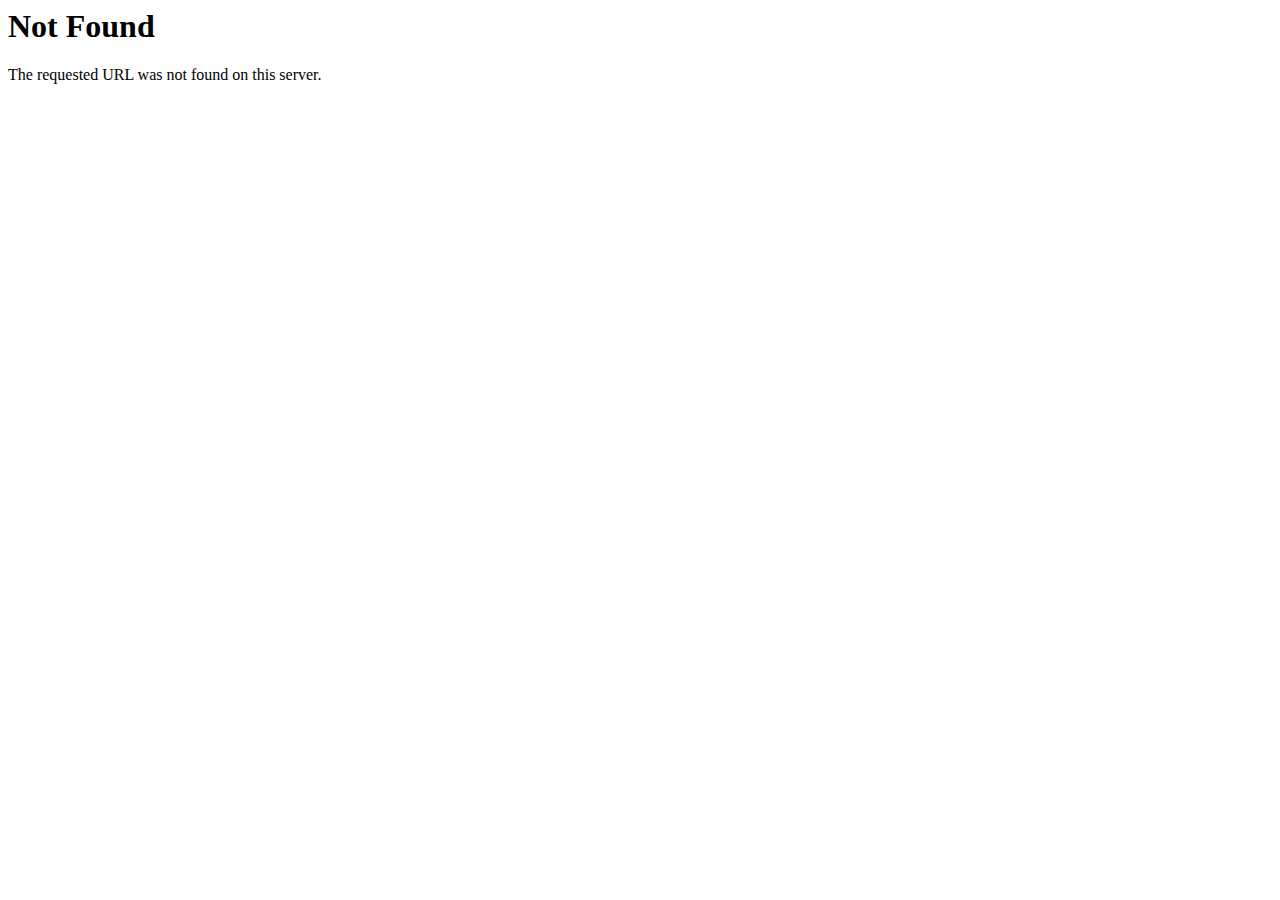
<file: index.html>
<!DOCTYPE HTML PUBLIC "-//IETF//DTD HTML 2.0//EN">
<html>
<head>
<title>Page not found</title>
</head>
<body>
<h1>Not Found</h1>
<p>The requested URL was not found on this server.</p>
</body>
</html>
</file>
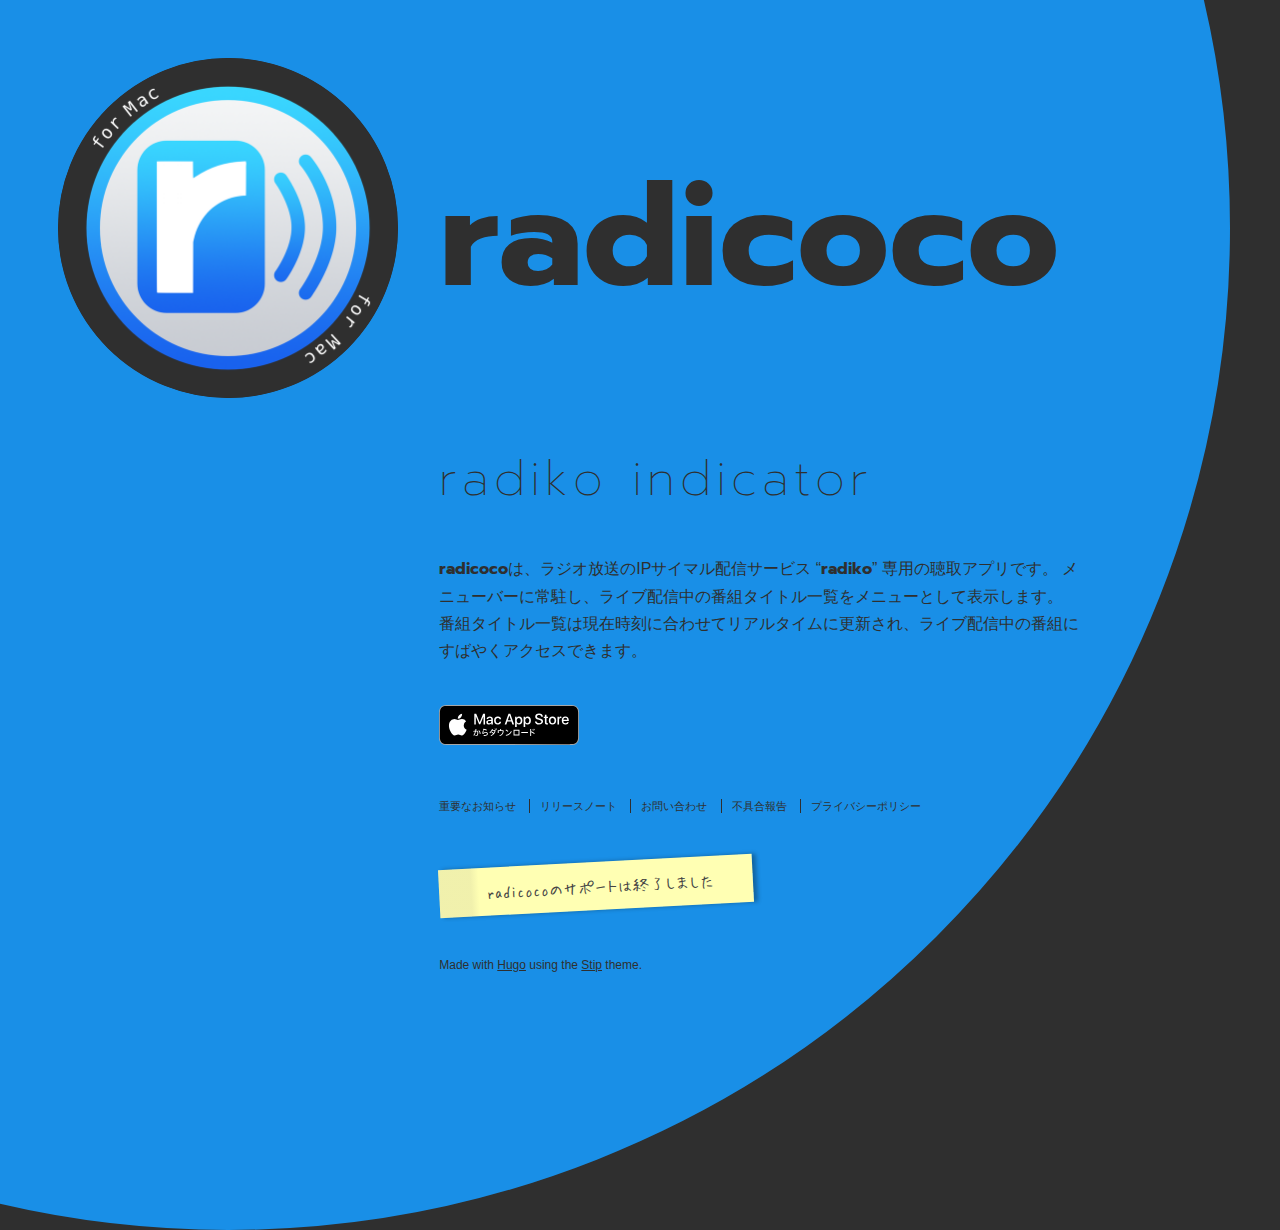
<file: radicoco/index.html>
<!DOCTYPE html>
<html lang="en"><head>
	<meta name="generator" content="Hugo 0.55.6" />
    <meta charset="UTF-8">
    <meta name="robots" content="noindex">
    <meta name="viewport" content="width=device-width, initial-scale=1.0">
        <meta name="description" content="">

    <title>
            radicoco
    </title>

    
    <link rel="stylesheet" href="./css/style.css">
    <link rel="stylesheet" href="./css/spectre.css">

    <style>
        body {
            background: #2f2f2f;
        }
    </style>



    


    

</head>
<body>

<main>
    <div class="portrait-container">
        <img src="images/portrait.png" width="340" height="340" class="portrait" />
        
    </div>

    <div class="content">
        <h1 class="avenir">radicoco</h1>
        <h2 class="avenir">radiko indicator</h2>
        <p class="intro"><span class="avenir bold">radicoco</span>は、ラジオ放送のIPサイマル配信サービス&nbsp;“<span class="avenir bold">radiko</span>”&nbsp;専用の聴取アプリです。
メニューバーに常駐し、ライブ配信中の番組タイトル一覧をメニューとして表示します。
番組タイトル一覧は現在時刻に合わせてリアルタイムに更新され、ライブ配信中の番組にすばやくアクセスできます。
</p>
        <div class="links">
          <span href="https://itunes.apple.com/jp/app/radicoco/id1457683204?l=ja&ls=1&mt=12">
            <img src="images/Download_on_the_Mac_App_Store_Badge_JP_RGB_blk_100317.svg">
          </span>
        </div>

        
        <ul class="footer"><li>
                <a href="https://fnxnthpuvnxvb.github.io/radicoco/notice/"
                    
                    >
                    
                    重要なお知らせ
                    
                </a>
            </li><li>
                <a href="https://fnxnthpuvnxvb.github.io/radicoco/release-notes/"
                    
                    >
                    
                    リリースノート
                    
                </a>
            </li><li>
                <a href="#"
                    
                        class="tooltip tooltip-bottom" data-tooltip="radicocoのサポートは終了しました"
                    
                    >
                    
                    お問い合わせ
                    
                </a>
            </li><li>
                <a href="#"
                    
                        class="tooltip tooltip-bottom" data-tooltip="radicocoのサポートは終了しました"
                    
                    >
                    
                    不具合報告
                    
                </a>
            </li><li>
                <a href="https://fnxnthpuvnxvb.github.io/radicoco/privacy-policy/"
                    
                    >
                    
                    プライバシーポリシー
                    
                </a>
            </li></ul>

        <div class="fusen">
  radicocoのサポートは終了しました
</div>
<div class="footer">
    Made with <a href='https://gohugo.io'>Hugo</a> using the <a href='https://github.com/EmielH/stip-hugo/'>Stip</a> theme.
</div></div>
</main>


    </body>
</html>
</file>
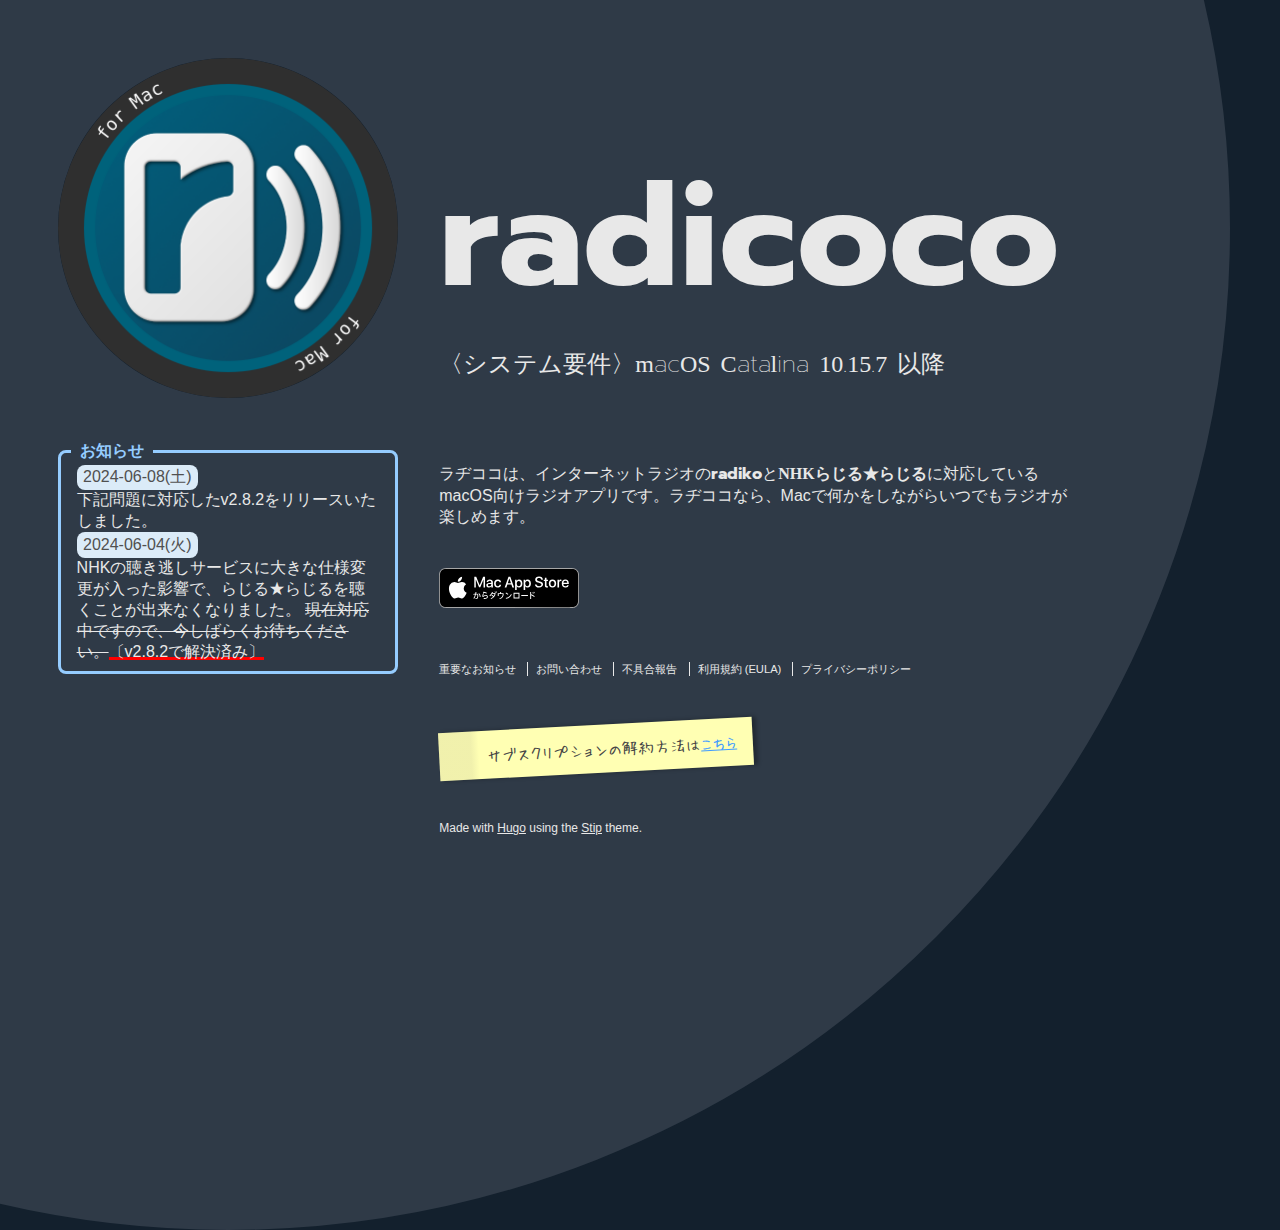
<file: radicoco2/index.html>
<!DOCTYPE html>
<html lang="en"><head>
	<meta name="generator" content="Hugo 0.55.6" />
    <meta charset="UTF-8">
    <meta name="robots" content="noindex">
    <meta name="viewport" content="width=device-width, initial-scale=1.0">
        <meta name="description" content="">

    <title>
            radicoco
    </title>

    
    <link rel="stylesheet" href="./css/style.css">
    <link rel="stylesheet" href="./css/spectre.css">

    <style>
        body {
            
                background: $color-background;
        }
    </style>



    


    

</head>
<body>

<main>
    <div class="portrait-container">
        <img src="images/portrait.png" width="340" height="340" class="portrait" />
        <div class="notice box26"><span class="box-title">お知らせ</span>
<p><span class="date">2024-06-08(土)</span>
<div>
下記問題に対応したv2.8.2をリリースいたしました。
</div>
</p>
<p><span class="date">2024-06-04(火)</span>
<div>
NHKの聴き逃しサービスに大きな仕様変更が入った影響で、らじる★らじるを聴くことが出来なくなりました。
<span style="text-decoration: line-through;">現在対応中ですので、今しばらくお待ちください。</span><span class="underline">〔v2.8.2で解決済み〕</span>
</div>
</p>
</div>


    </div>

    <div class="content">
        <h1 class="avenir">radicoco</h1>
        <h2 class="avenir">〈システム要件〉macOS Catalina 10.15.7 以降</h2>
        <p class="intro">ラヂココは、インターネットラジオの<span class="avenir bold">radiko</span>と<span class="avenir bold">NHKらじる★らじる</span>に対応しているmacOS向けラジオアプリです。ラヂココなら、Macで何かをしながらいつでもラジオが楽しめます。
</p>
        <div class="links">
            <span href="https://itunes.apple.com/jp/app/radicoco/id1663655494?l=ja&ls=1&mt=12">
            <img src="images/Download_on_the_Mac_App_Store_Badge_JP_RGB_blk_100317.svg">
          </span>
        </div>

        
        <ul class="footer"><li>
                <a href="#"
                    
                        class="tooltip tooltip-bottom" data-tooltip="重要なお知らせはありません。"
                    
                    >
                    
                    重要なお知らせ
                    
                </a>
            </li><li>
                <a href="https://forms.gle/YrGaJqBfpUrCYKVM9"
                    
                    >
                    
                    お問い合わせ
                    
                </a>
            </li><li>
                <a href="https://forms.gle/5siqEAZibJiXwNqdA"
                    
                    >
                    
                    不具合報告
                    
                </a>
            </li><li>
                <a href="https://www.apple.com/legal/internet-services/itunes/dev/stdeula/"
                    
                    >
                    
                    利用規約 (EULA)
                    
                </a>
            </li><li>
                <a href="https://fnxnthpuvnxvb.github.io/radicoco2/privacy/"
                    
                    >
                    
                    プライバシーポリシー
                    
                </a>
            </li></ul>

        <div class="fusen">
  サブスクリプションの解約方法は<a href="https://support.apple.com/ja-jp/HT202039" style="color: #419CFF">こちら</a>
</div>
<div class="footer">
    Made with <a href='https://gohugo.io'>Hugo</a> using the <a href='https://github.com/EmielH/stip-hugo/'>Stip</a> theme.
</div></div>
</main>


    </body>
</html>
</file>
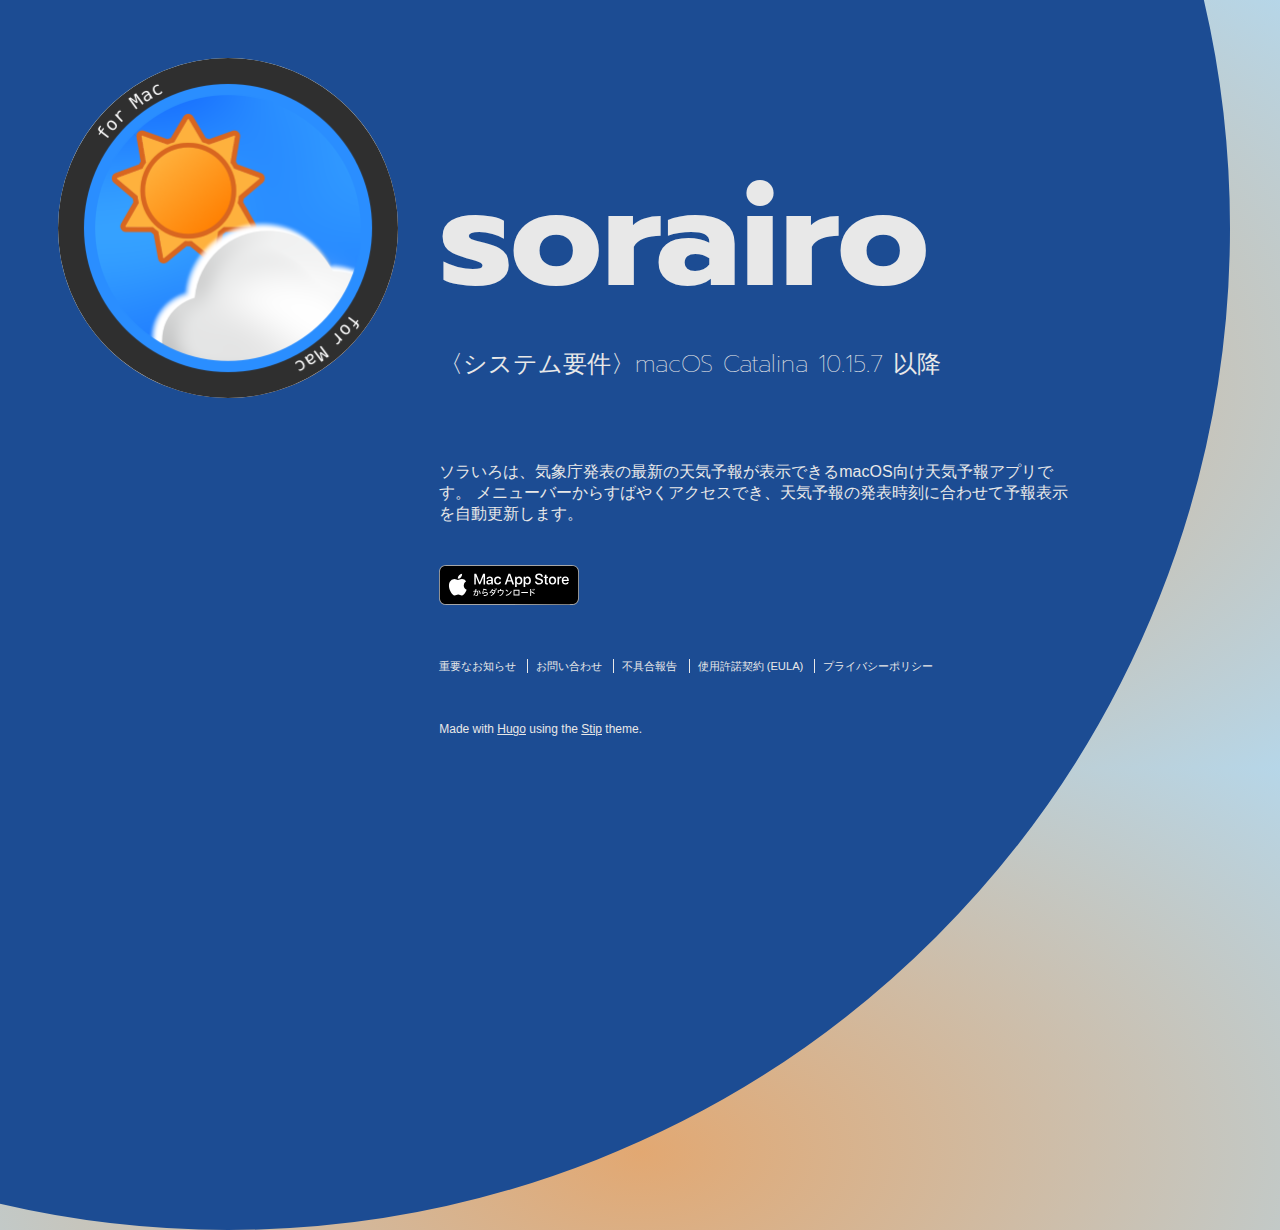
<file: sorairo/index.html>
<!DOCTYPE html>
<html lang="en"><head>
	<meta name="generator" content="Hugo 0.55.6" />
    <meta charset="UTF-8">
    <meta name="robots" content="noindex">
    <meta name="viewport" content="width=device-width, initial-scale=1.0">
        <meta name="description" content="">

    <title>
            sorairo
    </title>

    
<link rel="preconnect" href="https://fonts.googleapis.com">
<link rel="preconnect" href="https://fonts.gstatic.com" crossorigin>
<link href="https://fonts.googleapis.com/css2?family=Prompt:ital,wght@0,100;0,400;0,700&display=swap" rel="stylesheet">

    
    <link rel="stylesheet" href="./css/style.css">
    <link rel="stylesheet" href="./css/spectre.css">

    <style>
        body {
            
                background: radial-gradient(#e2a872,#b6d6e8);
        }
    </style>



    


    

</head>
<body>

<main>
    <div class="portrait-container">
        <img src="images/portrait.png" width="340" height="340" class="portrait" />
        
    </div>

    <div class="content">
        <h1 class="avenir">sorairo</h1>
        <h2 class="avenir">〈システム要件〉macOS Catalina 10.15.7 以降</h2>
        <p class="intro">ソラいろは、気象庁発表の最新の天気予報が表示できるmacOS向け天気予報アプリです。
メニューバーからすばやくアクセスでき、天気予報の発表時刻に合わせて予報表示を自動更新します。
</p>
        <div class="links">
            <span href="https://itunes.apple.com/jp/app/sorairo/id6476127912?l=ja&ls=1&mt=12">
            <img src="images/Download_on_the_Mac_App_Store_Badge_JP_RGB_blk_100317.svg">
          </span>
        </div>

        
        <ul class="footer"><li>
                <a href="#"
                    
                        class="tooltip tooltip-bottom" data-tooltip="重要なお知らせはありません。"
                    
                    >
                    
                    重要なお知らせ
                    
                </a>
            </li><li>
                <a href="https://forms.gle/HnnmECexLyrJDMeY9"
                    
                    >
                    
                    お問い合わせ
                    
                </a>
            </li><li>
                <a href="https://forms.gle/bygS3uHkJwBMqRRz9"
                    
                    >
                    
                    不具合報告
                    
                </a>
            </li><li>
                <a href="https://www.apple.com/legal/internet-services/itunes/dev/stdeula/"
                    
                    >
                    
                    使用許諾契約 (EULA)
                    
                </a>
            </li><li>
                <a href="https://fnxnthpuvnxvb.github.io/sorairo/privacy/"
                    
                    >
                    
                    プライバシーポリシー
                    
                </a>
            </li></ul>

        <div class="footer">
    Made with <a href='https://gohugo.io'>Hugo</a> using the <a href='https://github.com/EmielH/stip-hugo/'>Stip</a> theme.
</div></div>
</main>


    </body>
</html>
</file>
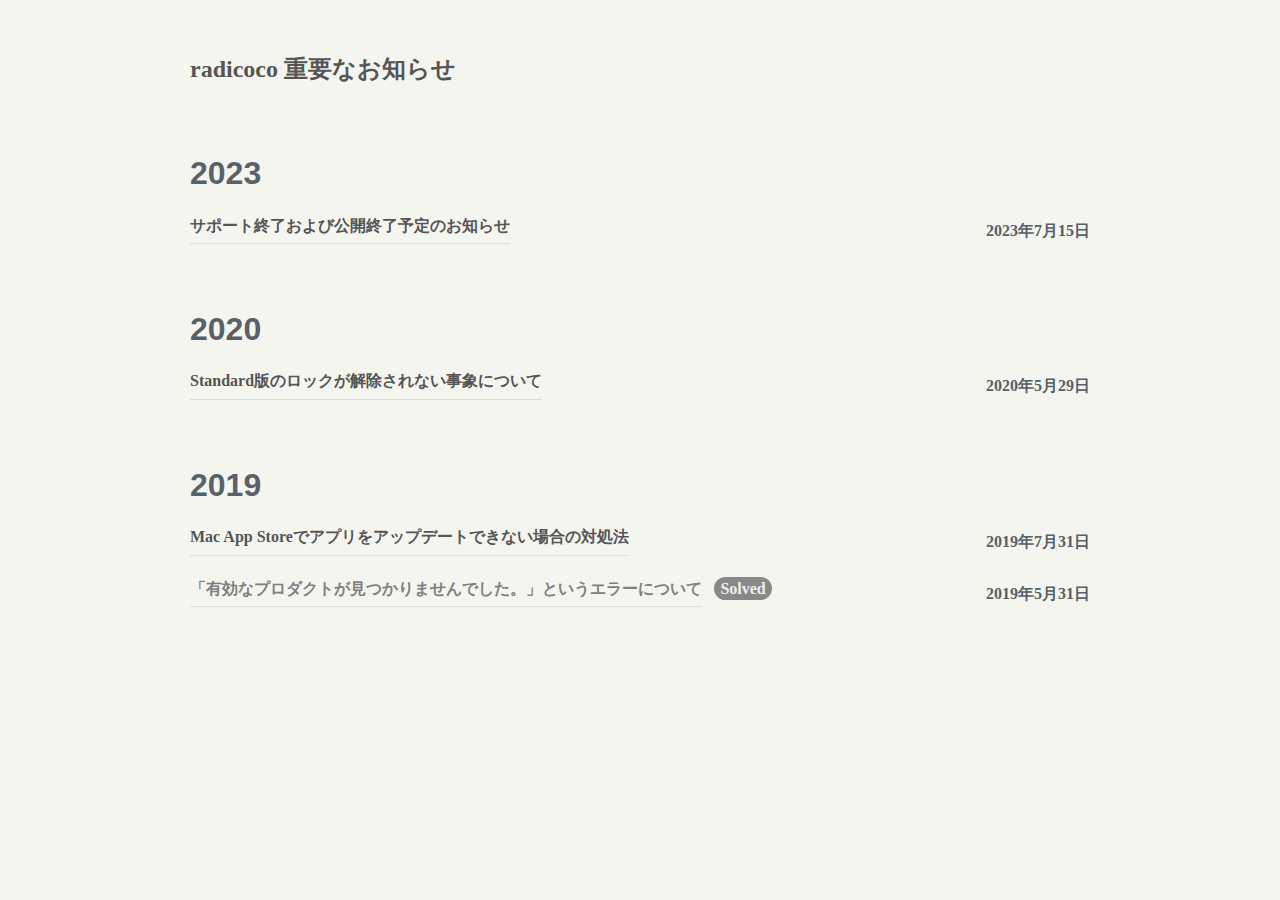
<file: radicoco/notice/index.html>
<!DOCTYPE html>
<html lang="ja">

  <head>
    
  <meta charset="utf-8">
  <meta http-equiv="X-UA-Compatible" content="IE=edge">
  <meta name="robots" content="noindex">
  <meta name="viewport" content="width=device-width, initial-scale=1">
  <meta name="author" content="">
  <meta name="generator" content="Hugo 0.55.6" />
  <title>radicoco 重要なお知らせ</title>

  

    
    <link rel="stylesheet" href="./css/darkmode.css">
    <link rel="stylesheet" href="./css/spectre-label.css">
    <link rel="stylesheet" href="./css/paperback.css">
    <link rel="stylesheet" href="./css/notice.css">
  </head>

  <body>
    <div class="container">

      <header>
  <div>
  
    <h1>
      <span style="font-family: 'Avenir Next'; font-weight: bold">
        radicoco
      </span>
       重要なお知らせ
    </h1>
  
  </div>


</header>


      <section>

      
        <h2 class="archive-title">2023</h2>

        
          <article class="archive-item">
            <h3>

  <a
    
      href="./post/end-of-support.html"
    
      class="archive-item-link"
    
   >サポート終了および公開終了予定のお知らせ</a>
  <span>&nbsp;</span>
  
  <span class="archive-item-date">2023年7月15日</span>
</h3>

          </article>
        
      
        <h2 class="archive-title">2020</h2>

        
          <article class="archive-item">
            <h3>

  <a
    
      href="./post/faq-unlock.html"
    
      class="archive-item-link"
    
   >Standard版のロックが解除されない事象について</a>
  <span>&nbsp;</span>
  
  <span class="archive-item-date">2020年5月29日</span>
</h3>

          </article>
        
      
        <h2 class="archive-title">2019</h2>

        
          <article class="archive-item">
            <h3>

  <a
    
      href="./post/20190731.html"
    
      class="archive-item-link"
    
   >Mac App Storeでアプリをアップデートできない場合の対処法</a>
  <span>&nbsp;</span>
  
  <span class="archive-item-date">2019年7月31日</span>
</h3>

          </article>
        
          <article class="archive-item">
            <h3>

  <a
    
      href="./post/20190531.html"
    
      class="archive-item-link"
    
      style="color:gray"
    
   >「有効なプロダクトが見つかりませんでした。」というエラーについて</a>
  <span>&nbsp;</span>
  
    <span class="label label-rounded label-primary">
      Solved
    </span>
  
  <span class="archive-item-date">2019年5月31日</span>
</h3>

          </article>
        
      

      </section>

      

      <footer class="site-footer">
  
  
  
  
  
</footer>


    </div>

  
  </body>
</html>
</file>
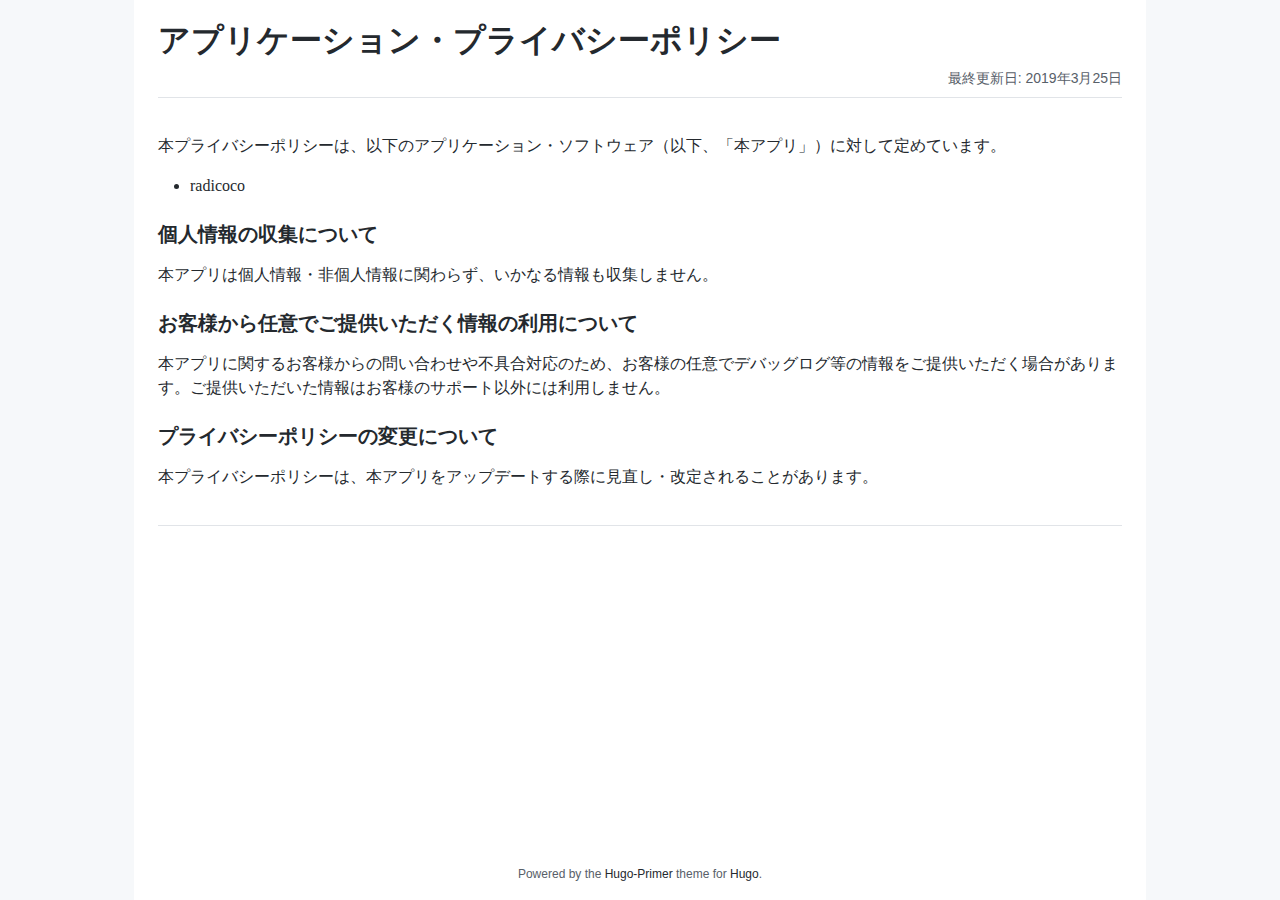
<file: radicoco/privacy-policy/index.html>
<!DOCTYPE html>
<html>
  <head>
	<meta name="generator" content="Hugo 0.55.6" />
    
    
    
    <meta charset="utf-8">
    <meta name="robots" content="noindex">
    <meta name="viewport" content="width=device-width, initial-scale=1">
    <title>
      
  アプリケーション・プライバシーポリシー

    </title>


    <meta name="apple-mobile-web-app-title" content="">
    
    
    
    


    <link rel="stylesheet" href="./assets/darkmode.css">
    <link rel="stylesheet" href="./assets/syntax.css">
    <link rel="stylesheet" href="./assets/primer-build.css">
    <link rel="stylesheet" href="./assets/style.css">
  </head>


  <body class="bg-gray">
    <div id="holy" class="container-lg bg-white h-100">



      <div role="main" id="main" class="holy-main markdown-body px-4 bg-white">
        

<div class="Subhead">
  <div class="Subhead-heading">
    <div class="h1 mt-3 mb-1">アプリケーション・プライバシーポリシー</div>
  </div>
  <div class="Subhead-description">
    






    
    <div class="float-md-right">
      <span title="Lastmod: 2019-03-25. Published at: 2019-03-25.">
        
          最終更新日: 2019年3月25日
        
      </span>
    </div>
    
  </div>
</div>
<article>
  
  <section class="pb-6 mb-3 border-bottom">
    

<p>本プライバシーポリシーは、以下のアプリケーション・ソフトウェア（以下、「本アプリ」）に対して定めています。</p>

<ul>
<li><span style="font-family:Avenir Next">radicoco</span></li>
</ul>

<h3 id="個人情報の収集について">個人情報の収集について</h3>

<p>本アプリは個人情報・非個人情報に関わらず、いかなる情報も収集しません。</p>

<h3 id="お客様から任意でご提供いただく情報の利用について">お客様から任意でご提供いただく情報の利用について</h3>

<p>本アプリに関するお客様からの問い合わせや不具合対応のため、お客様の任意でデバッグログ等の情報をご提供いただく場合があります。ご提供いただいた情報はお客様のサポート以外には利用しません。</p>

<h3 id="プライバシーポリシーの変更について">プライバシーポリシーの変更について</h3>

<p>本プライバシーポリシーは、本アプリをアップデートする際に見直し・改定されることがあります。</p>

  </section>

  <section>
    
      
    
  </section>
</article>

      </div>

      <div id="side" class="pr-1 bg-white">
      </div>

      <div id="footer" class="pt-2 pb-3 bg-white text-center">
        

  <span class="text-small text-gray">
    

    Powered by the
    <a href="https://github.com/qqhann/hugo-primer" class="link-gray-dark">Hugo-Primer</a> theme for
    <a href="https://gohugo.io" class="link-gray-dark">Hugo</a>.
  </span>


      </div>
    </div>


    

    

  </body>
</html>
</file>
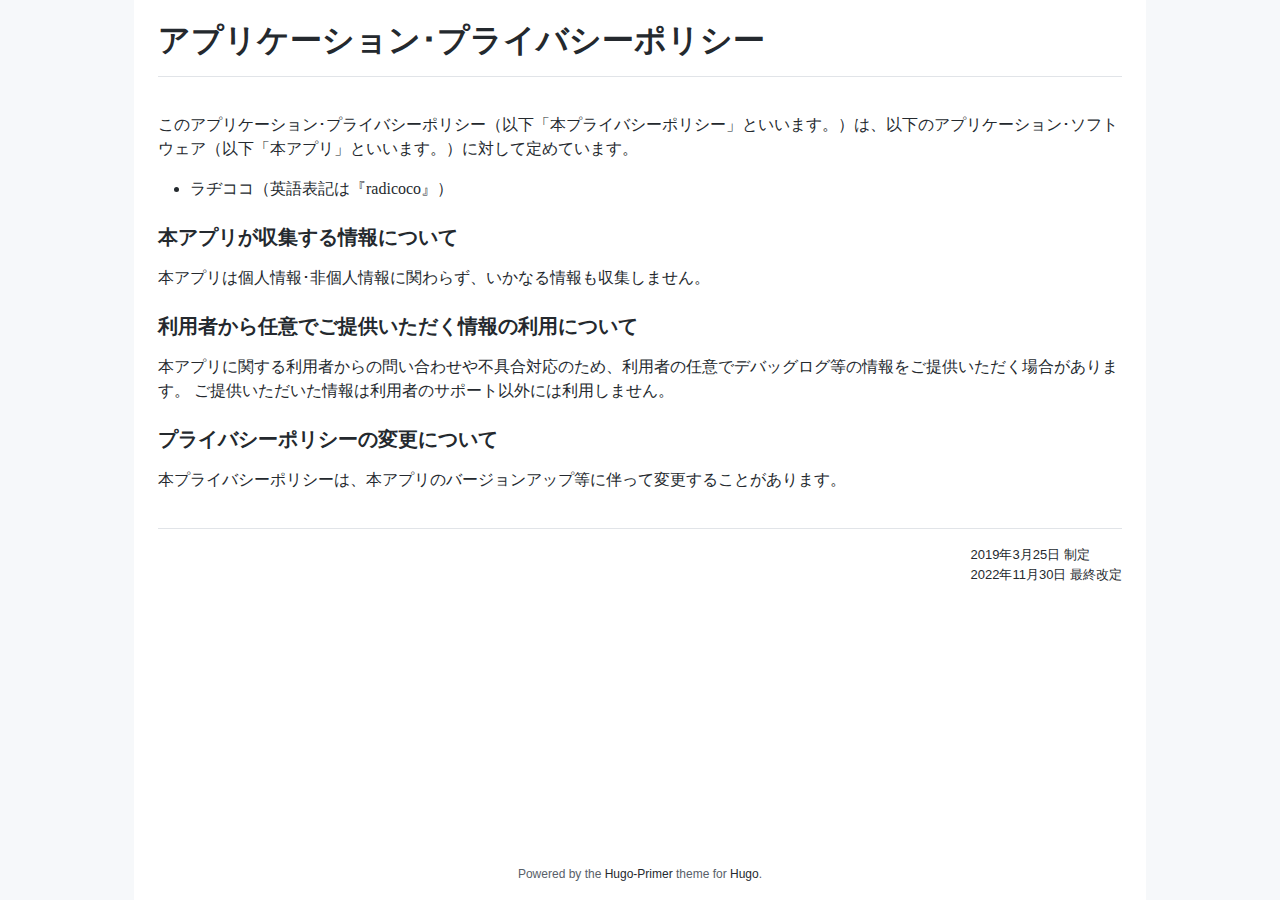
<file: radicoco/privacy/index.html>
<!DOCTYPE html>
<html>
  <head>
	<meta name="generator" content="Hugo 0.55.6" />
    
    
    
    <meta charset="utf-8">
    <meta name="robots" content="noindex">
    <meta name="viewport" content="width=device-width, initial-scale=1">
    <title>
      
  アプリケーション･プライバシーポリシー

    </title>


    <meta name="apple-mobile-web-app-title" content="">
    
    
    
    


    <link rel="stylesheet" href="./assets/darkmode.css">
    <link rel="stylesheet" href="./assets/syntax.css">
    <link rel="stylesheet" href="./assets/primer-build.css">
    <link rel="stylesheet" href="./assets/style.css">
  </head>


  <body class="bg-gray">
    <div id="holy" class="container-lg bg-white h-100">



      <div role="main" id="main" class="holy-main markdown-body px-4 bg-white">
        

<div class="Subhead">
  <div class="Subhead-heading">
    <div class="h1 mt-3 mb-1">アプリケーション･プライバシーポリシー</div>
  </div>
  <div class="Subhead-description">
    





  </div>
</div>
<article>
  
  <section class="pb-6 mb-3 border-bottom">
    

<p>このアプリケーション･プライバシーポリシー（以下「本プライバシーポリシー」といいます。）は、以下のアプリケーション･ソフトウェア（以下「本アプリ」といいます。）に対して定めています。</p>

<ul>
<li>ラヂココ（英語表記は『<span style="font-family:Avenir Next">radicoco</span>』）</li>
</ul>

<h3 id="本アプリが収集する情報について">本アプリが収集する情報について</h3>

<p>本アプリは個人情報･非個人情報に関わらず、いかなる情報も収集しません。</p>

<h3 id="利用者から任意でご提供いただく情報の利用について">利用者から任意でご提供いただく情報の利用について</h3>

<p>本アプリに関する利用者からの問い合わせや不具合対応のため、利用者の任意でデバッグログ等の情報をご提供いただく場合があります。
ご提供いただいた情報は利用者のサポート以外には利用しません。</p>

<h3 id="プライバシーポリシーの変更について">プライバシーポリシーの変更について</h3>

<p>本プライバシーポリシーは、本アプリのバージョンアップ等に伴って変更することがあります。</p>

  </section>

  <section>
    
      
    
  </section>
</article>

    
    <div class="float-md-right" style="font-size:small;">
      <div>
        2019年3月25日 制定
      </div>
      <div>
        
          2022年11月30日 最終改定
        
      </div>
    </div>
    

      </div>

      <div id="side" class="pr-1 bg-white">
      </div>

      <div id="footer" class="pt-2 pb-3 bg-white text-center">
        

  <span class="text-small text-gray">
    

    Powered by the
    <a href="https://github.com/qqhann/hugo-primer" class="link-gray-dark">Hugo-Primer</a> theme for
    <a href="https://gohugo.io" class="link-gray-dark">Hugo</a>.
  </span>


      </div>
    </div>


    

    

  </body>
</html>
</file>
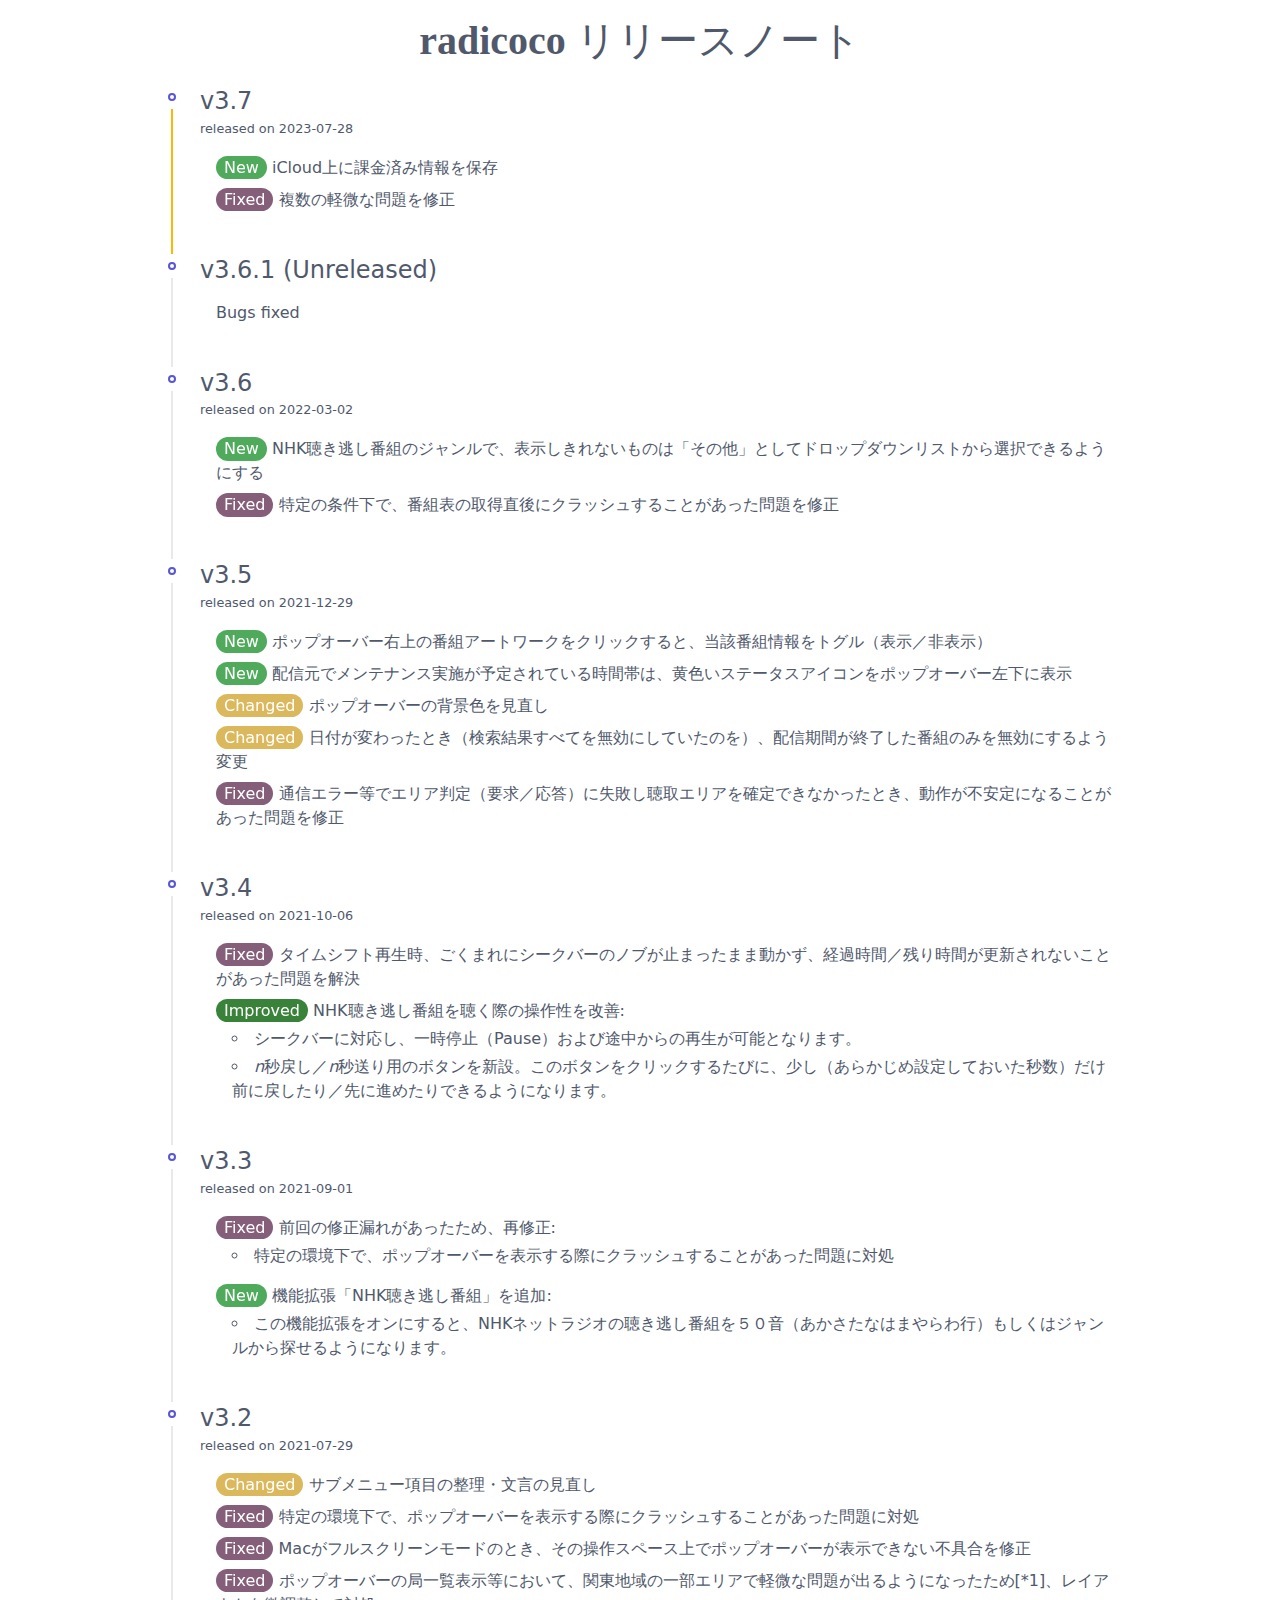
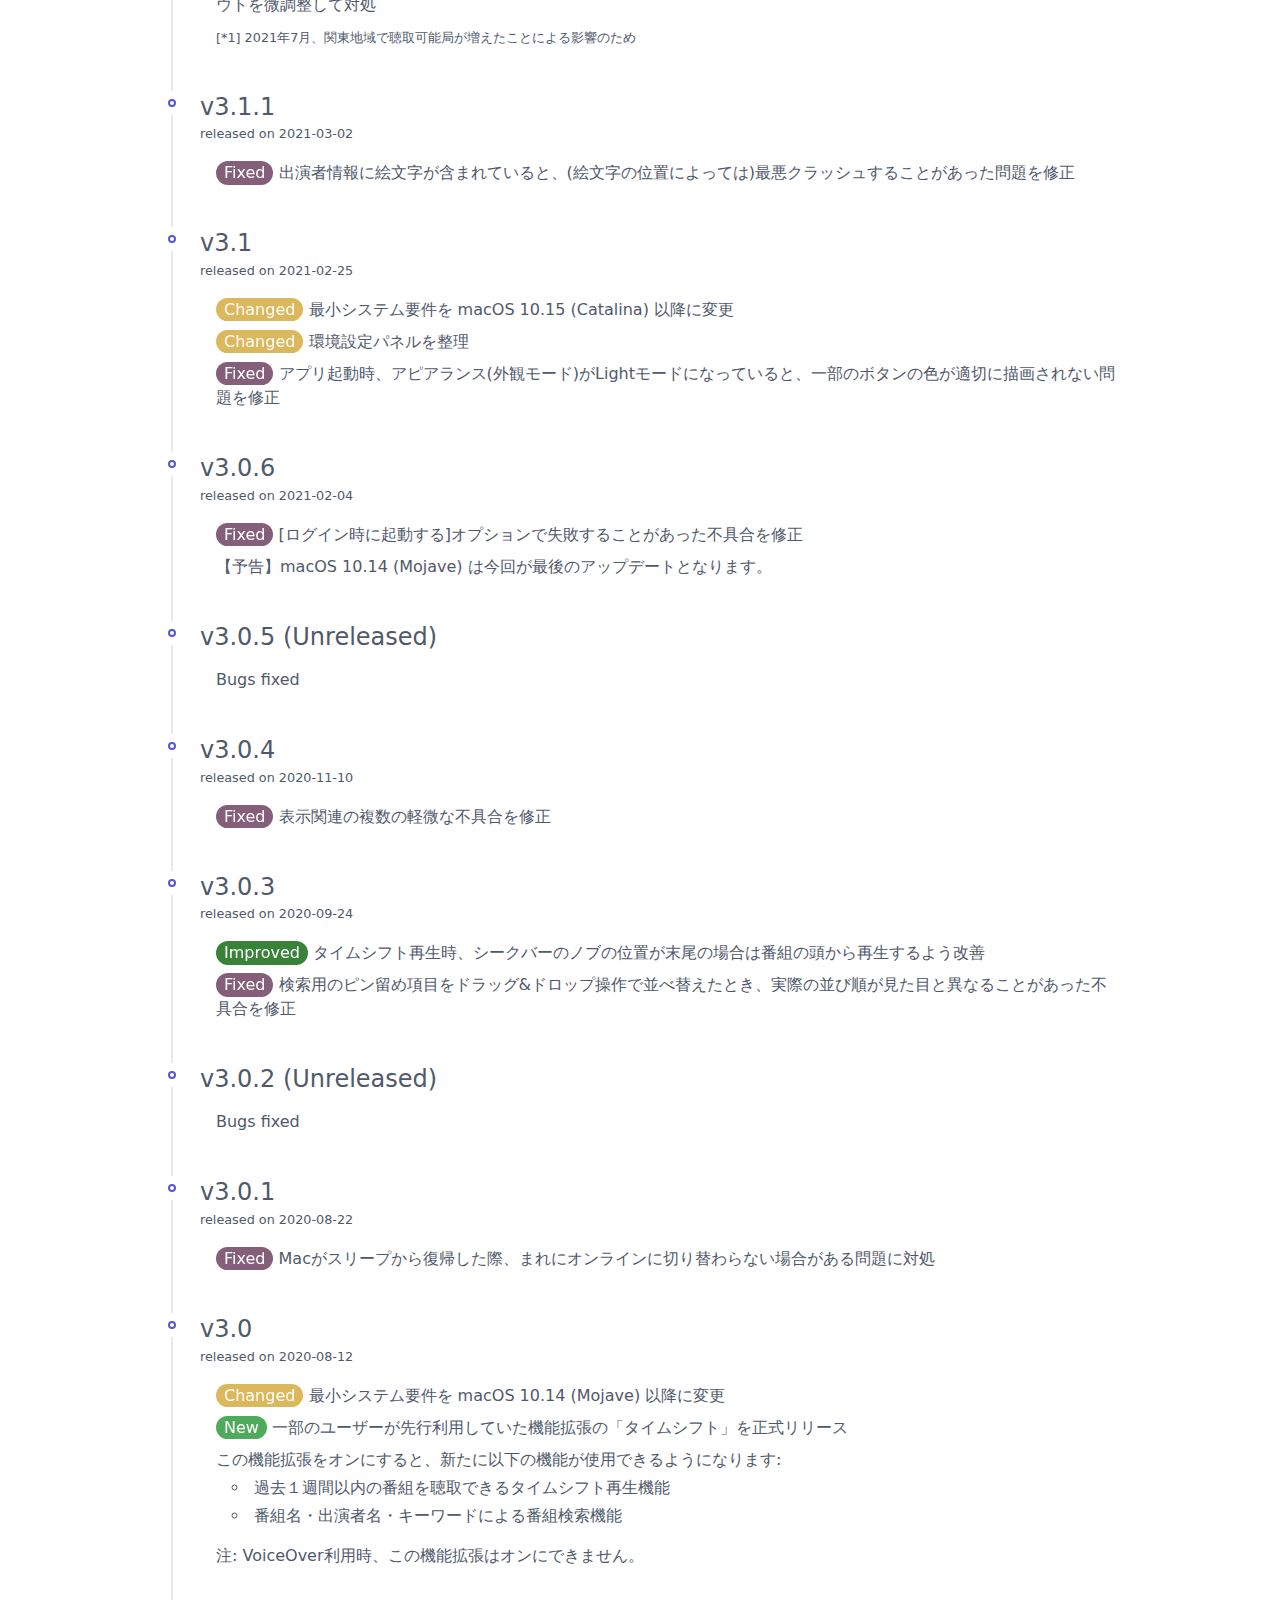
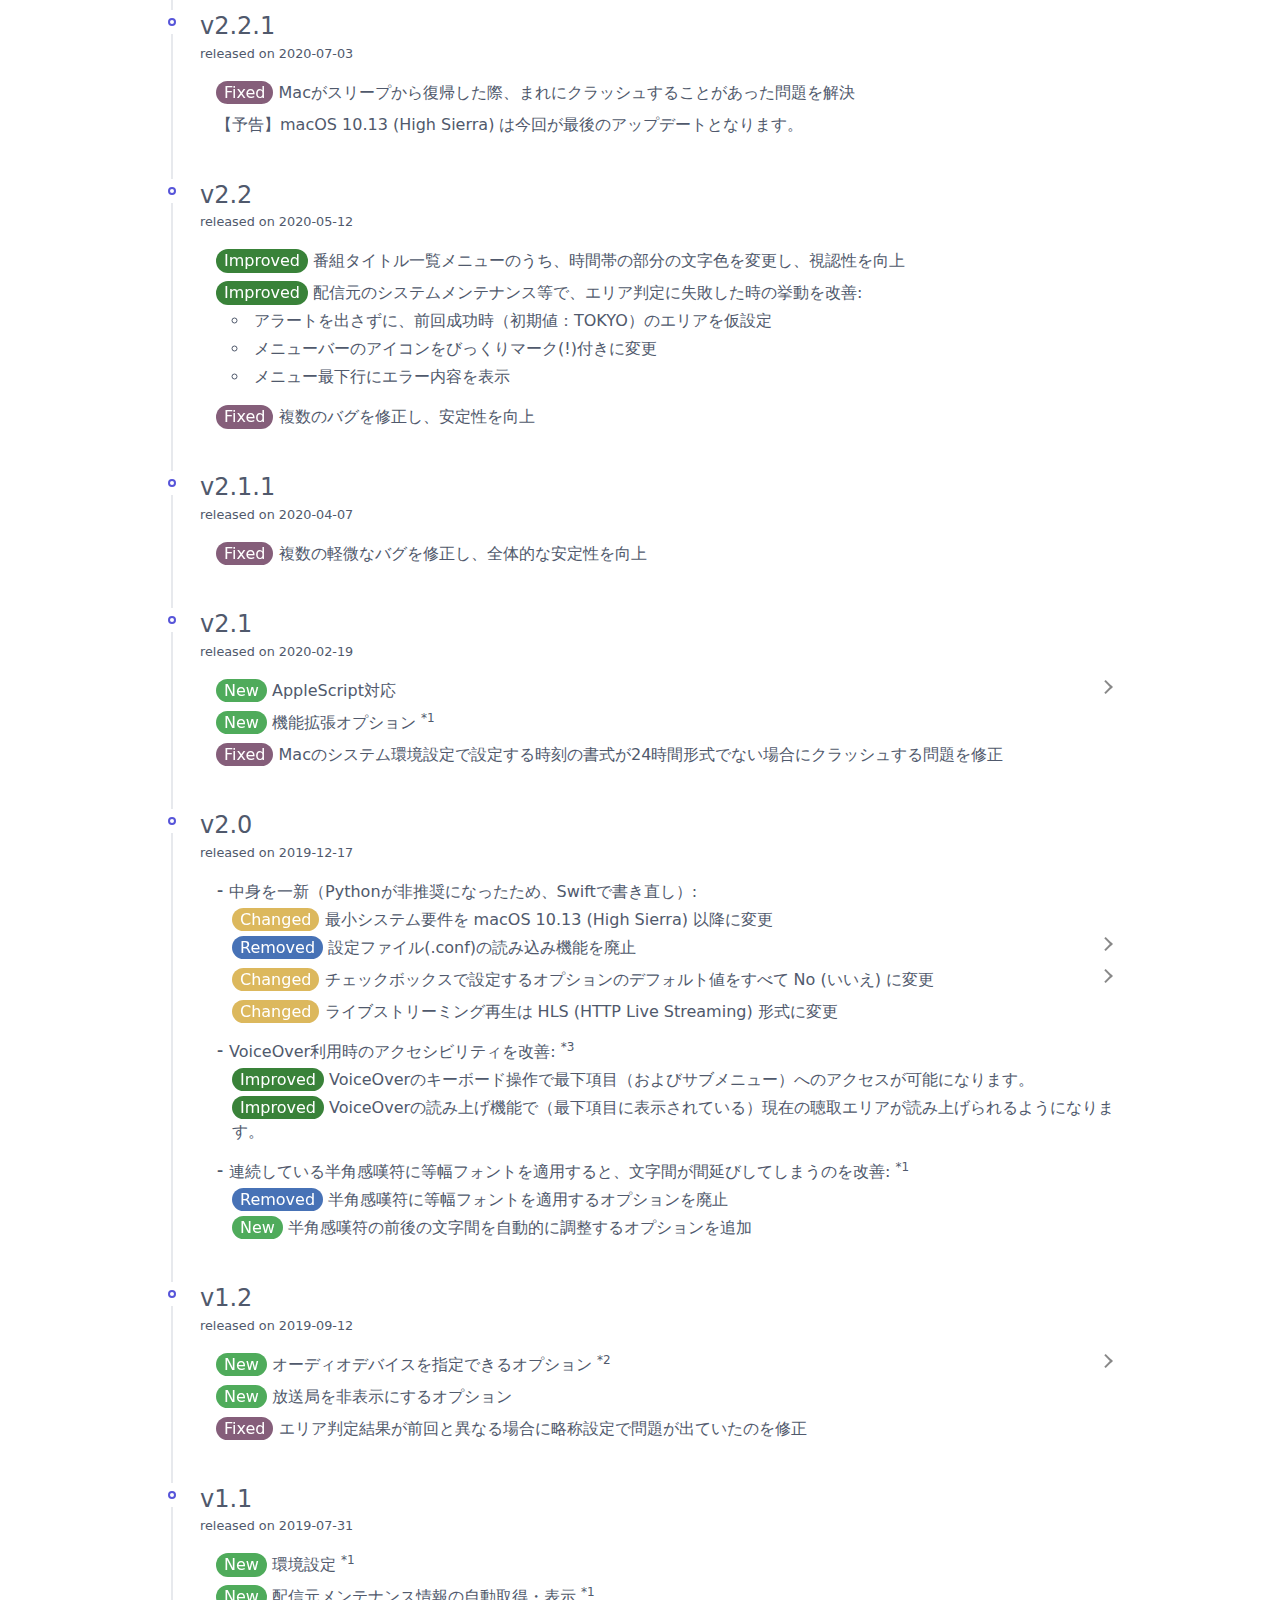
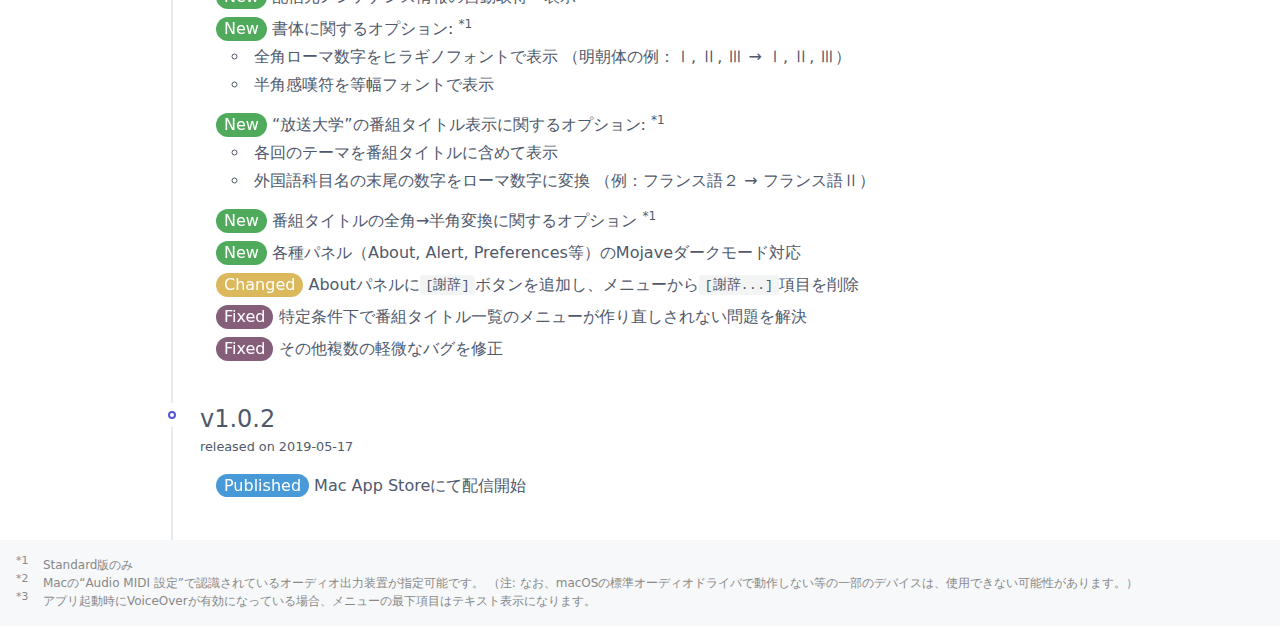
<file: radicoco/release-notes/index.html>
<!DOCTYPE html>
<html xmlns="http://www.w3.org/1999/xhtml" xml:lang="ja" lang="ja">
<head>
  <meta http-equiv="content-type" content="text/html; charset=utf-8">
  <meta name="robots" content="noindex">
  <meta name="generator" content="Hugo 0.55.6" />

  
  <meta name="viewport" content="width=device-width, initial-scale=1.0, maximum-scale=1">

  <title>radicoco リリースノート</title>

  

  
  

  
  
  <link rel="stylesheet" href="./changelog.min.css">
  <link rel="stylesheet" href="./grid-layout.css">
  <link rel="stylesheet" href="./roman-num.css">

  

  

</head>
<body>

<div id="header" class="section text-center">
    <h1>
  <span style="font-family: 'Avenir Next'; font-weight: bold">
    radicoco
  </span>
   リリースノート
</h1>

</div>

<div class="content">
    <div class="container grid-lg">
        <div class="columns">
            <div class="column        col-sm-12 col-mx-auto text-left">
                

                <div class="section timeline">
                    
                        
                        

                        
                        
                    

                    
                        <div class="timeline-item">
                            <div class="timeline-left">
                                <div class="timeline-icon"></div>
                            </div>
                            <div class="changes timeline-content">
                                <h4>
                                    v3.7 
                                </h4>
                                <small>released on 2023-07-28</small>
                                <div class="changes-entry">
                                    <ul>
<li><span class="label label-rounded text-light text-capitalize tag-new">new</span>
iCloud上に課金済み情報を保存</li>
<li><span class="label label-rounded text-light text-capitalize tag-fixed">fixed</span>
複数の軽微な問題を修正</li>
</ul>

                                </div>
                            </div>
                        </div>
                    
                        <div class="timeline-item">
                            <div class="timeline-left">
                                <div class="timeline-icon"></div>
                            </div>
                            <div class="changes timeline-content">
                                <h4>
                                    v3.6.1 (Unreleased)
                                </h4>
                                <small></small>
                                <div class="changes-entry">
                                    <ul>
<li>Bugs fixed</li>
</ul>

                                </div>
                            </div>
                        </div>
                    
                        <div class="timeline-item">
                            <div class="timeline-left">
                                <div class="timeline-icon"></div>
                            </div>
                            <div class="changes timeline-content">
                                <h4>
                                    v3.6 
                                </h4>
                                <small>released on 2022-03-02</small>
                                <div class="changes-entry">
                                    <ul>
<li><span class="label label-rounded text-light text-capitalize tag-new">new</span>
NHK聴き逃し番組のジャンルで、表示しきれないものは「その他」としてドロップダウンリストから選択できるようにする</li>
<li><span class="label label-rounded text-light text-capitalize tag-fixed">fixed</span>
特定の条件下で、番組表の取得直後にクラッシュすることがあった問題を修正</li>
</ul>

                                </div>
                            </div>
                        </div>
                    
                        <div class="timeline-item">
                            <div class="timeline-left">
                                <div class="timeline-icon"></div>
                            </div>
                            <div class="changes timeline-content">
                                <h4>
                                    v3.5 
                                </h4>
                                <small>released on 2021-12-29</small>
                                <div class="changes-entry">
                                    <ul>
<li><span class="label label-rounded text-light text-capitalize tag-new">new</span>
ポップオーバー右上の番組アートワークをクリックすると、当該番組情報をトグル（表示／非表示）</li>
<li><span class="label label-rounded text-light text-capitalize tag-new">new</span>
配信元でメンテナンス実施が予定されている時間帯は、黄色いステータスアイコンをポップオーバー左下に表示</li>
<li><span class="label label-rounded text-light text-capitalize tag-changed">changed</span>
ポップオーバーの背景色を見直し</li>
<li><span class="label label-rounded text-light text-capitalize tag-changed">changed</span>
日付が変わったとき（検索結果すべてを無効にしていたのを）、配信期間が終了した番組のみを無効にするよう変更</li>
<li><span class="label label-rounded text-light text-capitalize tag-fixed">fixed</span>
通信エラー等でエリア判定（要求／応答）に失敗し聴取エリアを確定できなかったとき、動作が不安定になることがあった問題を修正</li>
</ul>

                                </div>
                            </div>
                        </div>
                    
                        <div class="timeline-item">
                            <div class="timeline-left">
                                <div class="timeline-icon"></div>
                            </div>
                            <div class="changes timeline-content">
                                <h4>
                                    v3.4 
                                </h4>
                                <small>released on 2021-10-06</small>
                                <div class="changes-entry">
                                    <ul>
<li><span class="label label-rounded text-light text-capitalize tag-fixed">fixed</span>
タイムシフト再生時、ごくまれにシークバーのノブが止まったまま動かず、経過時間／残り時間が更新されないことがあった問題を解決</li>
<li><span class="label label-rounded text-light text-capitalize tag-improved">improved</span>
NHK聴き逃し番組を聴く際の操作性を改善:
<div class="detail">

<ul>
<li>シークバーに対応し、一時停止（Pause）および途中からの再生が可能となります。</li>
<li><i>n</i>秒戻し／<i>n</i>秒送り用のボタンを新設。このボタンをクリックするたびに、少し（あらかじめ設定しておいた秒数）だけ前に戻したり／先に進めたりできるようになります。
</div></li>
</ul></li>
</ul>

                                </div>
                            </div>
                        </div>
                    
                        <div class="timeline-item">
                            <div class="timeline-left">
                                <div class="timeline-icon"></div>
                            </div>
                            <div class="changes timeline-content">
                                <h4>
                                    v3.3 
                                </h4>
                                <small>released on 2021-09-01</small>
                                <div class="changes-entry">
                                    <ul>
<li><span class="label label-rounded text-light text-capitalize tag-fixed">fixed</span>
前回の修正漏れがあったため、再修正:
<span class="detail">

<ul>
<li>特定の環境下で、ポップオーバーを表示する際にクラッシュすることがあった問題に対処
</span></li>
</ul></li>
<li><span class="label label-rounded text-light text-capitalize tag-new">new</span>
機能拡張「NHK聴き逃し番組」を追加:
<span class="detail">

<ul>
<li>この機能拡張をオンにすると、NHKネットラジオの聴き逃し番組を５０音（あかさたなはまやらわ行）もしくはジャンルから探せるようになります。
</span></li>
</ul></li>
</ul>

                                </div>
                            </div>
                        </div>
                    
                        <div class="timeline-item">
                            <div class="timeline-left">
                                <div class="timeline-icon"></div>
                            </div>
                            <div class="changes timeline-content">
                                <h4>
                                    v3.2 
                                </h4>
                                <small>released on 2021-07-29</small>
                                <div class="changes-entry">
                                    <ul>
<li><span class="label label-rounded text-light text-capitalize tag-changed">changed</span>
サブメニュー項目の整理・文言の見直し</li>
<li><span class="label label-rounded text-light text-capitalize tag-fixed">fixed</span>
特定の環境下で、ポップオーバーを表示する際にクラッシュすることがあった問題に対処</li>
<li><span class="label label-rounded text-light text-capitalize tag-fixed">fixed</span>
Macがフルスクリーンモードのとき、その操作スペース上でポップオーバーが表示できない不具合を修正</li>
<li><span class="label label-rounded text-light text-capitalize tag-fixed">fixed</span>
ポップオーバーの局一覧表示等において、関東地域の一部エリアで軽微な問題が出るようになったため[*1]、レイアウトを微調整して対処
<small></li>
<li>[*1] 2021年7月、関東地域で聴取可能局が増えたことによる影響のため
</small></li>
</ul>

                                </div>
                            </div>
                        </div>
                    
                        <div class="timeline-item">
                            <div class="timeline-left">
                                <div class="timeline-icon"></div>
                            </div>
                            <div class="changes timeline-content">
                                <h4>
                                    v3.1.1 
                                </h4>
                                <small>released on 2021-03-02</small>
                                <div class="changes-entry">
                                    <ul>
<li><span class="label label-rounded text-light text-capitalize tag-fixed">fixed</span>
出演者情報に絵文字が含まれていると、(絵文字の位置によっては)最悪クラッシュすることがあった問題を修正</li>
</ul>

                                </div>
                            </div>
                        </div>
                    
                        <div class="timeline-item">
                            <div class="timeline-left">
                                <div class="timeline-icon"></div>
                            </div>
                            <div class="changes timeline-content">
                                <h4>
                                    v3.1 
                                </h4>
                                <small>released on 2021-02-25</small>
                                <div class="changes-entry">
                                    <ul>
<li><span class="label label-rounded text-light text-capitalize tag-changed">changed</span>
最小システム要件を macOS 10.15 (Catalina) 以降に変更</li>
<li><span class="label label-rounded text-light text-capitalize tag-changed">changed</span>
環境設定パネルを整理</li>
<li><span class="label label-rounded text-light text-capitalize tag-fixed">fixed</span>
アプリ起動時、アピアランス(外観モード)がLightモードになっていると、一部のボタンの色が適切に描画されない問題を修正</li>
</ul>

                                </div>
                            </div>
                        </div>
                    
                        <div class="timeline-item">
                            <div class="timeline-left">
                                <div class="timeline-icon"></div>
                            </div>
                            <div class="changes timeline-content">
                                <h4>
                                    v3.0.6 
                                </h4>
                                <small>released on 2021-02-04</small>
                                <div class="changes-entry">
                                    <ul>
<li><span class="label label-rounded text-light text-capitalize tag-fixed">fixed</span>
[ログイン時に起動する]オプションで失敗することがあった不具合を修正</li>
<li>【予告】macOS 10.14 (Mojave) は今回が最後のアップデートとなります。</li>
</ul>

                                </div>
                            </div>
                        </div>
                    
                        <div class="timeline-item">
                            <div class="timeline-left">
                                <div class="timeline-icon"></div>
                            </div>
                            <div class="changes timeline-content">
                                <h4>
                                    v3.0.5 (Unreleased)
                                </h4>
                                <small></small>
                                <div class="changes-entry">
                                    <ul>
<li>Bugs fixed</li>
</ul>

                                </div>
                            </div>
                        </div>
                    
                        <div class="timeline-item">
                            <div class="timeline-left">
                                <div class="timeline-icon"></div>
                            </div>
                            <div class="changes timeline-content">
                                <h4>
                                    v3.0.4 
                                </h4>
                                <small>released on 2020-11-10</small>
                                <div class="changes-entry">
                                    <ul>
<li><span class="label label-rounded text-light text-capitalize tag-fixed">fixed</span>
表示関連の複数の軽微な不具合を修正</li>
</ul>

                                </div>
                            </div>
                        </div>
                    
                        <div class="timeline-item">
                            <div class="timeline-left">
                                <div class="timeline-icon"></div>
                            </div>
                            <div class="changes timeline-content">
                                <h4>
                                    v3.0.3 
                                </h4>
                                <small>released on 2020-09-24</small>
                                <div class="changes-entry">
                                    <ul>
<li><span class="label label-rounded text-light text-capitalize tag-improved">improved</span>
タイムシフト再生時、シークバーのノブの位置が末尾の場合は番組の頭から再生するよう改善</li>
<li><span class="label label-rounded text-light text-capitalize tag-fixed">fixed</span>
検索用のピン留め項目をドラッグ&amp;ドロップ操作で並べ替えたとき、実際の並び順が見た目と異なることがあった不具合を修正</li>
</ul>

                                </div>
                            </div>
                        </div>
                    
                        <div class="timeline-item">
                            <div class="timeline-left">
                                <div class="timeline-icon"></div>
                            </div>
                            <div class="changes timeline-content">
                                <h4>
                                    v3.0.2 (Unreleased)
                                </h4>
                                <small></small>
                                <div class="changes-entry">
                                    <ul>
<li>Bugs fixed</li>
</ul>

                                </div>
                            </div>
                        </div>
                    
                        <div class="timeline-item">
                            <div class="timeline-left">
                                <div class="timeline-icon"></div>
                            </div>
                            <div class="changes timeline-content">
                                <h4>
                                    v3.0.1 
                                </h4>
                                <small>released on 2020-08-22</small>
                                <div class="changes-entry">
                                    <ul>
<li><span class="label label-rounded text-light text-capitalize tag-fixed">fixed</span>
Macがスリープから復帰した際、まれにオンラインに切り替わらない場合がある問題に対処</li>
</ul>

                                </div>
                            </div>
                        </div>
                    
                        <div class="timeline-item">
                            <div class="timeline-left">
                                <div class="timeline-icon"></div>
                            </div>
                            <div class="changes timeline-content">
                                <h4>
                                    v3.0 
                                </h4>
                                <small>released on 2020-08-12</small>
                                <div class="changes-entry">
                                    <ul>
<li><span class="label label-rounded text-light text-capitalize tag-changed">changed</span>
最小システム要件を macOS 10.14 (Mojave) 以降に変更</li>
<li><span class="label label-rounded text-light text-capitalize tag-new">new</span>
一部のユーザーが先行利用していた機能拡張の「タイムシフト」を正式リリース</li>
<li>この機能拡張をオンにすると、新たに以下の機能が使用できるようになります:
<span class="detail">

<ul>
<li>過去１週間以内の番組を聴取できるタイムシフト再生機能</li>
<li>番組名・出演者名・キーワードによる番組検索機能
</span></li>
</ul></li>
<li>注: VoiceOver利用時、この機能拡張はオンにできません。</li>
</ul>

                                </div>
                            </div>
                        </div>
                    
                        <div class="timeline-item">
                            <div class="timeline-left">
                                <div class="timeline-icon"></div>
                            </div>
                            <div class="changes timeline-content">
                                <h4>
                                    v2.2.1 
                                </h4>
                                <small>released on 2020-07-03</small>
                                <div class="changes-entry">
                                    <ul>
<li><span class="label label-rounded text-light text-capitalize tag-fixed">fixed</span>
Macがスリープから復帰した際、まれにクラッシュすることがあった問題を解決</li>
<li>【予告】macOS 10.13 (High Sierra) は今回が最後のアップデートとなります。</li>
</ul>

                                </div>
                            </div>
                        </div>
                    
                        <div class="timeline-item">
                            <div class="timeline-left">
                                <div class="timeline-icon"></div>
                            </div>
                            <div class="changes timeline-content">
                                <h4>
                                    v2.2 
                                </h4>
                                <small>released on 2020-05-12</small>
                                <div class="changes-entry">
                                    <ul>
<li><span class="label label-rounded text-light text-capitalize tag-improved">improved</span>
番組タイトル一覧メニューのうち、時間帯の部分の文字色を変更し、視認性を向上</li>
<li><span class="label label-rounded text-light text-capitalize tag-improved">improved</span>
配信元のシステムメンテナンス等で、エリア判定に失敗した時の挙動を改善:
<span class="detail">

<ul>
<li>アラートを出さずに、前回成功時（初期値：TOKYO）のエリアを仮設定</li>
<li>メニューバーのアイコンをびっくりマーク(!)付きに変更</li>
<li>メニュー最下行にエラー内容を表示
</span></li>
</ul></li>
<li><span class="label label-rounded text-light text-capitalize tag-fixed">fixed</span>
複数のバグを修正し、安定性を向上</li>
</ul>

                                </div>
                            </div>
                        </div>
                    
                        <div class="timeline-item">
                            <div class="timeline-left">
                                <div class="timeline-icon"></div>
                            </div>
                            <div class="changes timeline-content">
                                <h4>
                                    v2.1.1 
                                </h4>
                                <small>released on 2020-04-07</small>
                                <div class="changes-entry">
                                    <ul>
<li><span class="label label-rounded text-light text-capitalize tag-fixed">fixed</span>
複数の軽微なバグを修正し、全体的な安定性を向上</li>
</ul>

                                </div>
                            </div>
                        </div>
                    
                        <div class="timeline-item">
                            <div class="timeline-left">
                                <div class="timeline-icon"></div>
                            </div>
                            <div class="changes timeline-content">
                                <h4>
                                    v2.1 
                                </h4>
                                <small>released on 2020-02-19</small>
                                <div class="changes-entry">
                                    <ul>
<li><span class="label label-rounded text-light text-capitalize tag-new">new</span>
AppleScript対応
<span class="accordion">
  <input type="checkbox" id="accordion-4" name="accordion-checkbox" hidden>
  <label class="accordion-header" for="accordion-4" style="display:inline;">
    <i class="icon icon-arrow-right mr-1 more"></i>
  </label>
  <div class="accordion-body details">
    <pre>
--アプリ起動
do shell script "open -a radicoco"
--アプリ起動＆再生
do shell script "open -a radicoco --args -play"
--アプリ起動＆選局
do shell script "open -a radicoco --args -play 放送局ID"
--アプリ終了
tell application "radicoco" to quit
--再生
tell application "radicoco" to play
--選局
tell application "radicoco" to play "放送局ID"
--停止
tell application "radicoco" to stop</pre>
  </div>
</span>
</li>
<li><span class="label label-rounded text-light text-capitalize tag-new">new</span>
機能拡張オプション <sup>*1</sup></li>
<li><span class="label label-rounded text-light text-capitalize tag-fixed">fixed</span>
Macのシステム環境設定で設定する時刻の書式が24時間形式でない場合にクラッシュする問題を修正</li>
</ul>

                                </div>
                            </div>
                        </div>
                    
                        <div class="timeline-item">
                            <div class="timeline-left">
                                <div class="timeline-icon"></div>
                            </div>
                            <div class="changes timeline-content">
                                <h4>
                                    v2.0 
                                </h4>
                                <small>released on 2019-12-17</small>
                                <div class="changes-entry">
                                    <ul>
<li>⁃ 中身を一新（Pythonが非推奨になったため、Swiftで書き直し）:
<span class="detail nonstyle">

<ul>
<li><span class="label label-rounded text-light text-capitalize tag-changed">changed</span>
最小システム要件を macOS 10.13 (High Sierra) 以降に変更</li>
<li><span class="label label-rounded text-light text-capitalize tag-removed">removed</span>
設定ファイル(.conf)の読み込み機能を廃止
<span class="accordion">
<input type="checkbox" id="accordion-2" name="accordion-checkbox" hidden>
<label class="accordion-header" for="accordion-2" style="display:inline;">
<i class="icon icon-arrow-right mr-1 more"></i>
</label>
<div class="accordion-body details">
<div>
注：設定ファイルで放送局の略称をカスタマイズされていた方は、環境設定で再設定してください。
</div>
</div>
</span></li>
<li><span class="label label-rounded text-light text-capitalize tag-changed">changed</span>
チェックボックスで設定するオプションのデフォルト値をすべて No (いいえ) に変更
<span class="accordion">
<input type="checkbox" id="accordion-3" name="accordion-checkbox" hidden>
<label class="accordion-header" for="accordion-3" style="display:inline;">
<i class="icon icon-arrow-right mr-1 more"></i>
</label>
<div class="accordion-body details">
<div>
注：一部の設定は引き継がれません。環境設定を開き、チェックが外れていた場合は再設定してください。
</div>
</div>
</span></li>
<li><span class="label label-rounded text-light text-capitalize tag-changed">changed</span>
ライブストリーミング再生は HLS (HTTP Live Streaming) 形式に変更
</span></li>
</ul></li>
<li>⁃ VoiceOver利用時のアクセシビリティを改善: <sup>*3</sup>
<span class="detail nonstyle">

<ul>
<li><span class="label label-rounded text-light text-capitalize tag-improved">improved</span>
VoiceOverのキーボード操作で最下項目（およびサブメニュー）へのアクセスが可能になります。</li>
<li><span class="label label-rounded text-light text-capitalize tag-improved">improved</span>
VoiceOverの読み上げ機能で（最下項目に表示されている）現在の聴取エリアが読み上げられるようになります。
</span></li>
</ul></li>
<li>⁃ 連続している半角感嘆符に等幅フォントを適用すると、文字間が間延びしてしまうのを改善: <sup>*1</sup>
<span class="detail nonstyle">

<ul>
<li><span class="label label-rounded text-light text-capitalize tag-removed">removed</span>
半角感嘆符に等幅フォントを適用するオプションを廃止</li>
<li><span class="label label-rounded text-light text-capitalize tag-new">new</span>
半角感嘆符の前後の文字間を自動的に調整するオプションを追加
</span></li>
</ul></li>
</ul>

                                </div>
                            </div>
                        </div>
                    
                        <div class="timeline-item">
                            <div class="timeline-left">
                                <div class="timeline-icon"></div>
                            </div>
                            <div class="changes timeline-content">
                                <h4>
                                    v1.2 
                                </h4>
                                <small>released on 2019-09-12</small>
                                <div class="changes-entry">
                                    <ul>
<li><span class="label label-rounded text-light text-capitalize tag-new">new</span>
オーディオデバイスを指定できるオプション <sup>*2</sup>
<span class="accordion">
<input type="checkbox" id="accordion-1" name="accordion-checkbox" hidden>
<label class="accordion-header" for="accordion-1" style="display:inline;">
<i class="icon icon-arrow-right mr-1 more"></i>
</label>
<div class="accordion-body details">
<pre>
#【無料版の設定方法】ターミナルから以下のコマンドを実行して、アプリを再起動してください。
defaults write io.github.fnxnthpuvnxvb.radicoco ffplay_audiodev &ldquo;デバイス名&rdquo;
</pre>
</div>
</span></li>
<li><span class="label label-rounded text-light text-capitalize tag-new">new</span>
放送局を非表示にするオプション</li>
<li><span class="label label-rounded text-light text-capitalize tag-fixed">fixed</span>
エリア判定結果が前回と異なる場合に略称設定で問題が出ていたのを修正</li>
</ul>

                                </div>
                            </div>
                        </div>
                    
                        <div class="timeline-item">
                            <div class="timeline-left">
                                <div class="timeline-icon"></div>
                            </div>
                            <div class="changes timeline-content">
                                <h4>
                                    v1.1 
                                </h4>
                                <small>released on 2019-07-31</small>
                                <div class="changes-entry">
                                    <ul>
<li><span class="label label-rounded text-light text-capitalize tag-new">new</span>
環境設定 <sup>*1</sup></li>
<li><span class="label label-rounded text-light text-capitalize tag-new">new</span>
配信元メンテナンス情報の自動取得・表示 <sup>*1</sup></li>
<li><span class="label label-rounded text-light text-capitalize tag-new">new</span>
書体に関するオプション: <sup>*1</sup>
<span class="detail">

<ul>
<li>全角ローマ数字をヒラギノフォントで表示
（明朝体の例：<span class="systemfont">Ⅰ</span>,
<span class="systemfont">Ⅱ</span>,
<span class="systemfont">Ⅲ</span> →
<span class="seriffont">Ⅰ</span>,
<span class="seriffont">Ⅱ</span>,
<span class="seriffont">Ⅲ</span>）</li>
<li>半角感嘆符を等幅フォントで表示
</span></li>
</ul></li>
<li><span class="label label-rounded text-light text-capitalize tag-new">new</span>
“放送大学”の番組タイトル表示に関するオプション: <sup>*1</sup>
<span class="detail">

<ul>
<li>各回のテーマを番組タイトルに含めて表示</li>
<li>外国語科目名の末尾の数字をローマ数字に変換
（例：<span class="systemfont">フランス語２</span> →
<span class="systemfont">フランス語</span><span class="seriffont">Ⅱ</span>）
</span></li>
</ul></li>
<li><span class="label label-rounded text-light text-capitalize tag-new">new</span>
番組タイトルの全角→半角変換に関するオプション <sup>*1</sup></li>
<li><span class="label label-rounded text-light text-capitalize tag-new">new</span>
各種パネル（About, Alert, Preferences等）のMojaveダークモード対応</li>
<li><span class="label label-rounded text-light text-capitalize tag-changed">changed</span>
Aboutパネルに<code>[謝辞]</code>ボタンを追加し、メニューから<code>[謝辞...]</code>項目を削除</li>
<li><span class="label label-rounded text-light text-capitalize tag-fixed">fixed</span>
特定条件下で番組タイトル一覧のメニューが作り直しされない問題を解決</li>
<li><span class="label label-rounded text-light text-capitalize tag-fixed">fixed</span>
その他複数の軽微なバグを修正</li>
</ul>

                                </div>
                            </div>
                        </div>
                    
                        <div class="timeline-item">
                            <div class="timeline-left">
                                <div class="timeline-icon"></div>
                            </div>
                            <div class="changes timeline-content">
                                <h4>
                                    v1.0.2 
                                </h4>
                                <small>released on 2019-05-17</small>
                                <div class="changes-entry">
                                    <ul>
<li><span class="label label-rounded text-light text-capitalize tag-published">published</span>
Mac App Storeにて配信開始</li>
</ul>

                                </div>
                            </div>
                        </div>
                    
                </div>

                <div class="section centered">
                    


                </div>
            </div>
        </div>
    </div>
</div>
<div id="footer">
  <ol class="sup"><li>
        Standard版のみ
      </li><li>
        Macの“Audio MIDI 設定”で認識されているオーディオ出力装置が指定可能です。 （注: なお、macOSの標準オーディオドライバで動作しない等の一部のデバイスは、使用できない可能性があります。）
      </li><li>
        アプリ起動時にVoiceOverが有効になっている場合、メニューの最下項目はテキスト表示になります。
      </li></ol>
</div>
</body>
</html>
</file>
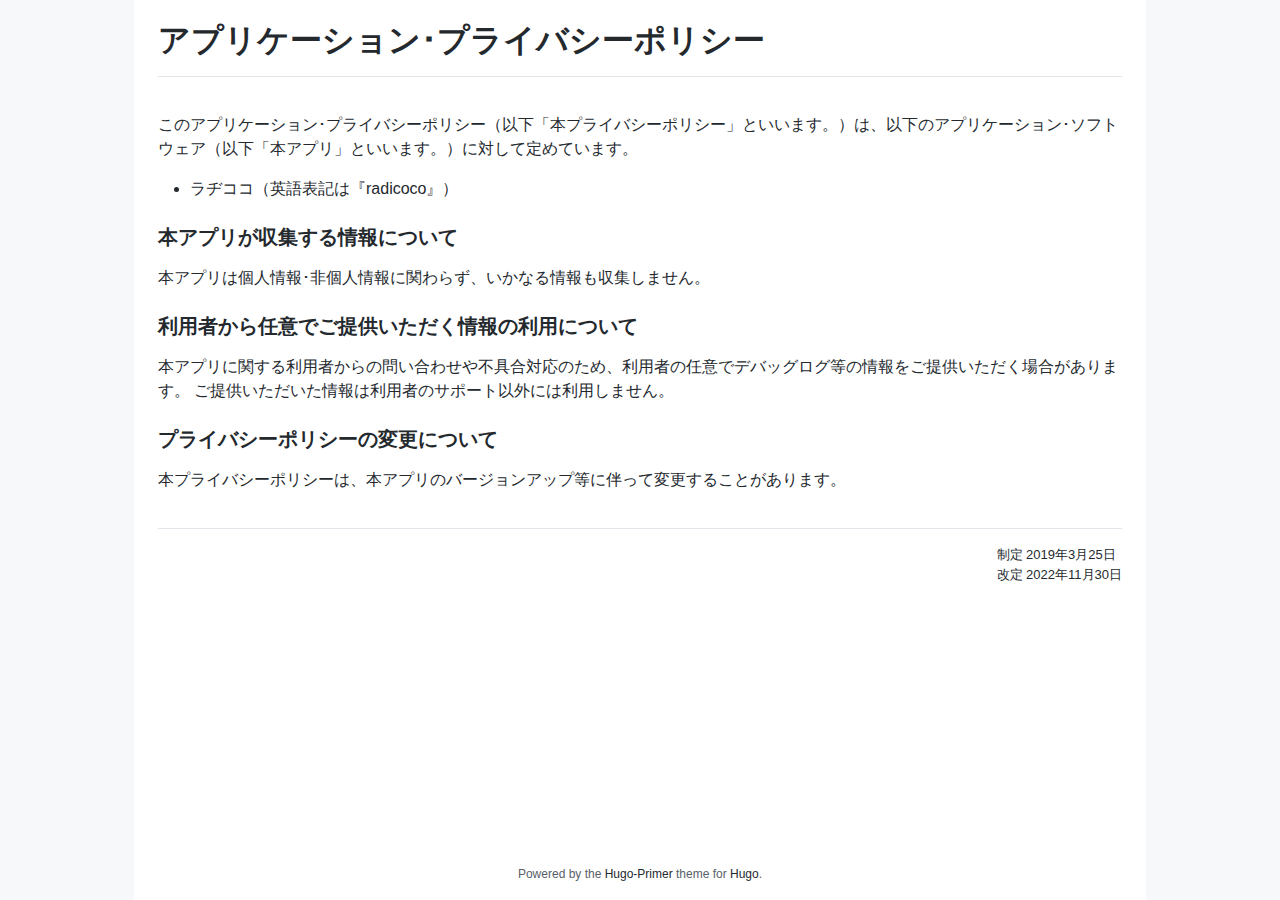
<file: radicoco2/privacy/index.html>
<!DOCTYPE html>
<html>
  <head>
	<meta name="generator" content="Hugo 0.55.6" />
    
    
    
    <meta charset="utf-8">
    <meta name="robots" content="noindex">
    <meta name="viewport" content="width=device-width, initial-scale=1">
    <title>
      
  アプリケーション･プライバシーポリシー

    </title>


    <meta name="apple-mobile-web-app-title" content="">
    
    
    
    


    <link rel="stylesheet" href="./assets/darkmode.css">
    <link rel="stylesheet" href="./assets/syntax.css">
    <link rel="stylesheet" href="./assets/primer-build.css">
    <link rel="stylesheet" href="./assets/style.css">
  </head>


  <body class="bg-gray">
    <div id="holy" class="container-lg bg-white h-100">



      <div role="main" id="main" class="holy-main markdown-body px-4 bg-white">
        

<div class="Subhead">
  <div class="Subhead-heading">
    <div class="h1 mt-3 mb-1">アプリケーション･プライバシーポリシー</div>
  </div>
  <div class="Subhead-description">
    





  </div>
</div>
<article>
  
  <section class="pb-6 mb-3 border-bottom">
    

<p>このアプリケーション･プライバシーポリシー（以下「本プライバシーポリシー」といいます。）は、以下のアプリケーション･ソフトウェア（以下「本アプリ」といいます。）に対して定めています。</p>

<ul>
<li>ラヂココ（英語表記は『<span class="avenir">radicoco</span>』）</li>
</ul>

<h3 id="本アプリが収集する情報について">本アプリが収集する情報について</h3>

<p>本アプリは個人情報･非個人情報に関わらず、いかなる情報も収集しません。</p>

<h3 id="利用者から任意でご提供いただく情報の利用について">利用者から任意でご提供いただく情報の利用について</h3>

<p>本アプリに関する利用者からの問い合わせや不具合対応のため、利用者の任意でデバッグログ等の情報をご提供いただく場合があります。
ご提供いただいた情報は利用者のサポート以外には利用しません。</p>

<h3 id="プライバシーポリシーの変更について">プライバシーポリシーの変更について</h3>

<p>本プライバシーポリシーは、本アプリのバージョンアップ等に伴って変更することがあります。</p>

  </section>

  <section>
    
      
    
  </section>
</article>

    
    <div class="float-md-right" style="font-size:small;">
      <div>
        制定 2019年3月25日
      </div>
      <div>
        
          改定 2022年11月30日
        
      </div>
    </div>
    

      </div>

      <div id="side" class="pr-1 bg-white">
      </div>

      <div id="footer" class="pt-2 pb-3 bg-white text-center">
        

  <span class="text-small text-gray">
    

    Powered by the
    <a href="https://github.com/qqhann/hugo-primer" class="link-gray-dark">Hugo-Primer</a> theme for
    <a href="https://gohugo.io" class="link-gray-dark">Hugo</a>.
  </span>


      </div>
    </div>


    

    

  </body>
</html>
</file>
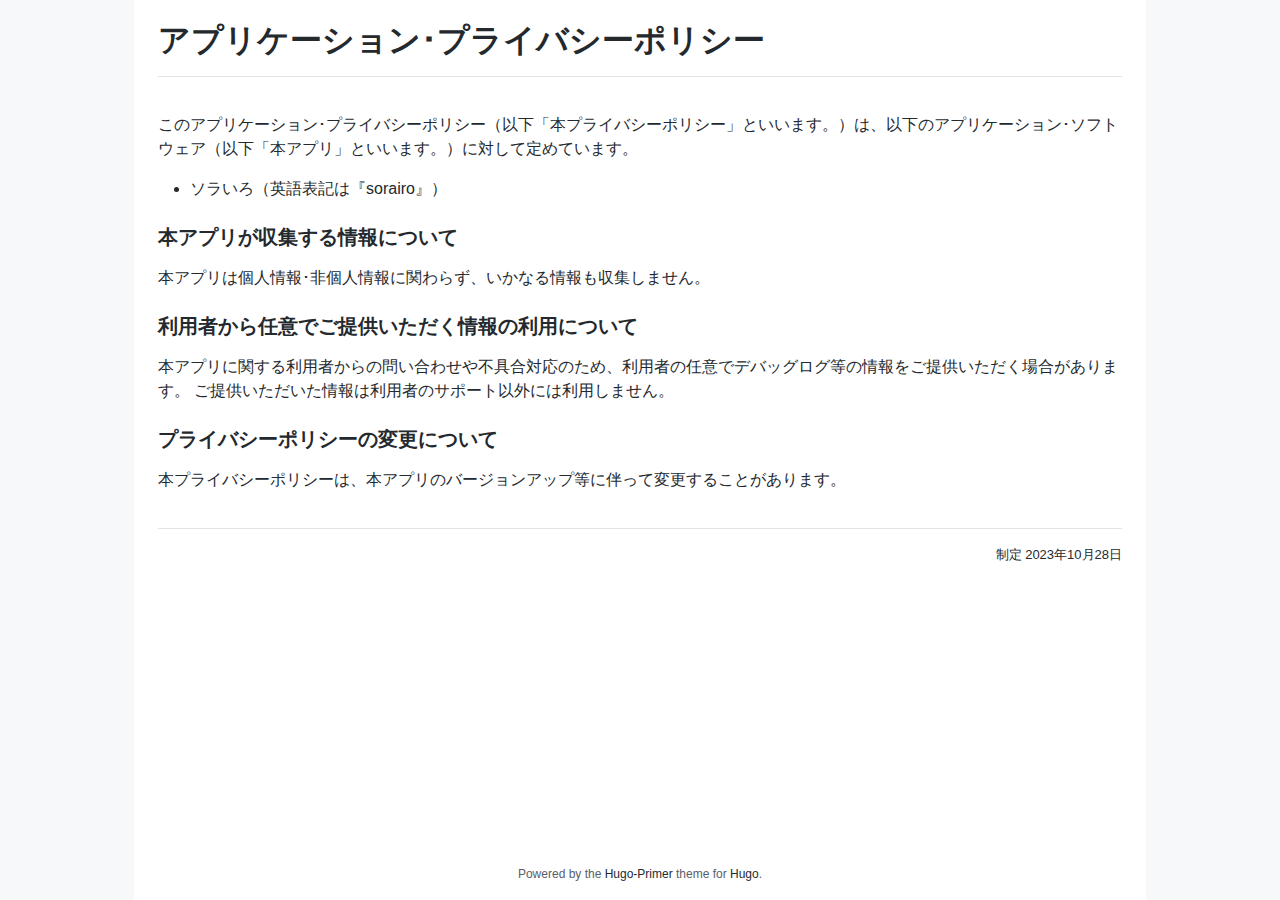
<file: sorairo/privacy/index.html>
<!DOCTYPE html>
<html>
  <head>
	<meta name="generator" content="Hugo 0.55.6" />
    
    
    
    <meta charset="utf-8">
    <meta name="robots" content="noindex">
    <meta name="viewport" content="width=device-width, initial-scale=1">
    <title>
      
  アプリケーション･プライバシーポリシー

    </title>


    <meta name="apple-mobile-web-app-title" content="">
    
    
    
    


    <link rel="stylesheet" href="./assets/darkmode.css">
    <link rel="stylesheet" href="./assets/syntax.css">
    <link rel="stylesheet" href="./assets/primer-build.css">
    <link rel="stylesheet" href="./assets/style.css">
  </head>


  <body class="bg-gray">
    <div id="holy" class="container-lg bg-white h-100">



      <div role="main" id="main" class="holy-main markdown-body px-4 bg-white">
        

<div class="Subhead">
  <div class="Subhead-heading">
    <div class="h1 mt-3 mb-1">アプリケーション･プライバシーポリシー</div>
  </div>
  <div class="Subhead-description">
    





  </div>
</div>
<article>
  
  <section class="pb-6 mb-3 border-bottom">
    

<p>このアプリケーション･プライバシーポリシー（以下「本プライバシーポリシー」といいます。）は、以下のアプリケーション･ソフトウェア（以下「本アプリ」といいます。）に対して定めています。</p>

<ul>
<li>ソラいろ（英語表記は『<span class="avenir">sorairo</span>』）</li>
</ul>

<h3 id="本アプリが収集する情報について">本アプリが収集する情報について</h3>

<p>本アプリは個人情報･非個人情報に関わらず、いかなる情報も収集しません。</p>

<h3 id="利用者から任意でご提供いただく情報の利用について">利用者から任意でご提供いただく情報の利用について</h3>

<p>本アプリに関する利用者からの問い合わせや不具合対応のため、利用者の任意でデバッグログ等の情報をご提供いただく場合があります。
ご提供いただいた情報は利用者のサポート以外には利用しません。</p>

<h3 id="プライバシーポリシーの変更について">プライバシーポリシーの変更について</h3>

<p>本プライバシーポリシーは、本アプリのバージョンアップ等に伴って変更することがあります。</p>

  </section>

  <section>
    
      
    
  </section>
</article>

    
    <div class="float-md-right" style="font-size:small;">
      <div>
        制定 2023年10月28日
      </div>
      <div>
        
      </div>
    </div>
    

      </div>

      <div id="side" class="pr-1 bg-white">
      </div>

      <div id="footer" class="pt-2 pb-3 bg-white text-center">
        

  <span class="text-small text-gray">
    

    Powered by the
    <a href="https://github.com/qqhann/hugo-primer" class="link-gray-dark">Hugo-Primer</a> theme for
    <a href="https://gohugo.io" class="link-gray-dark">Hugo</a>.
  </span>


      </div>
    </div>


    

    

  </body>
</html>
</file>
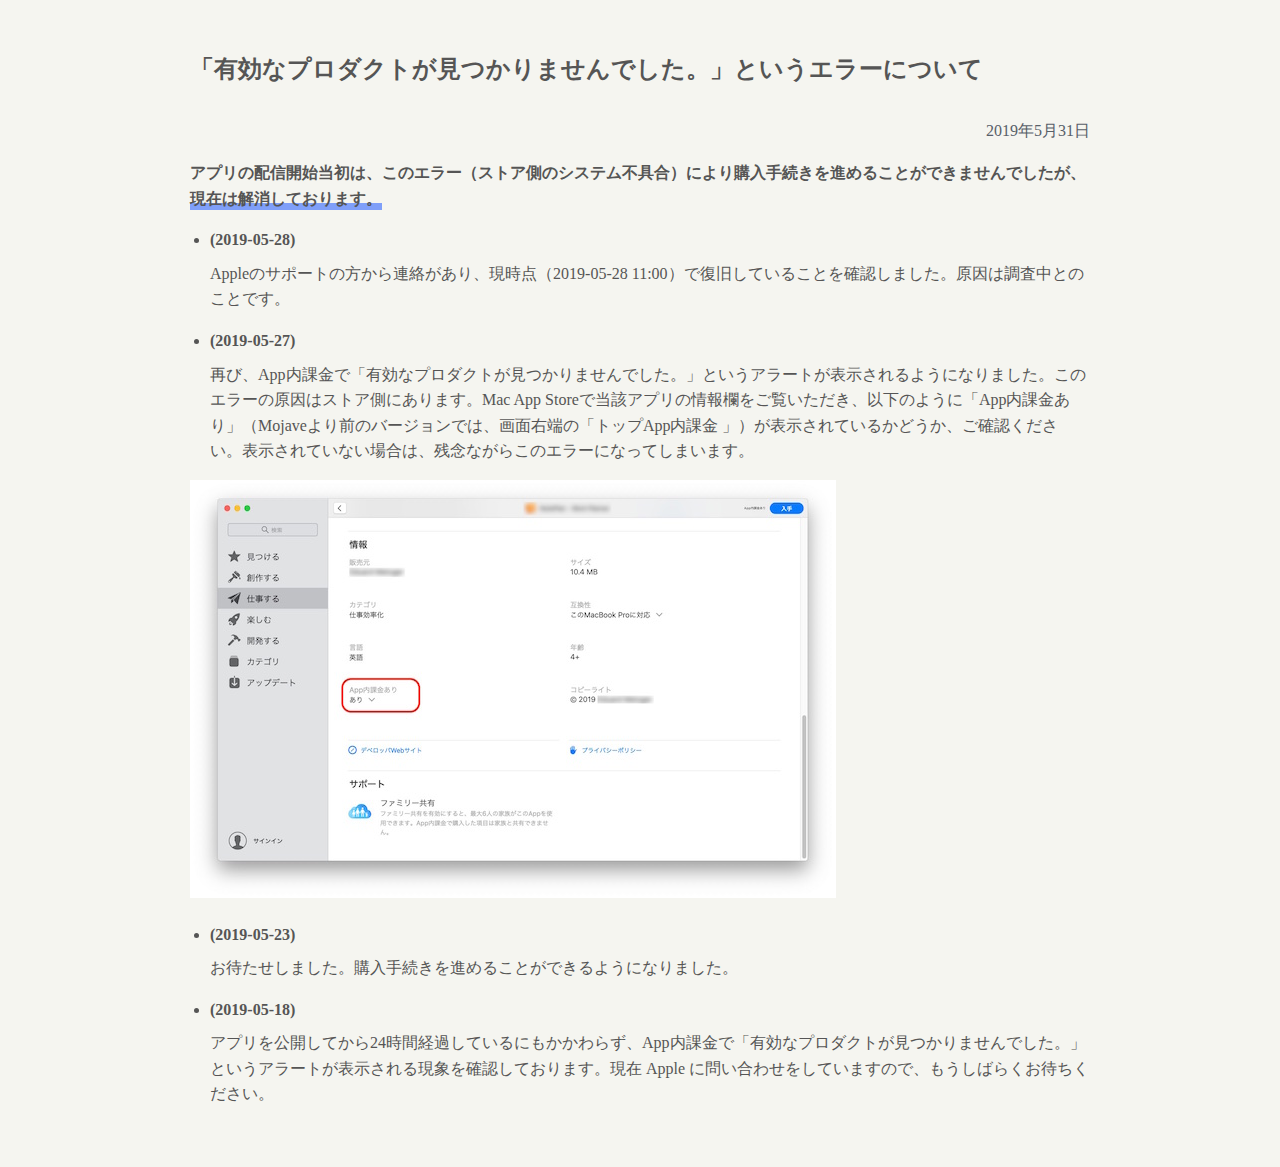
<file: radicoco/notice/post/20190531.html>
<!DOCTYPE html>
<html lang="ja">

  <head>
    
  <meta charset="utf-8">
  <meta http-equiv="X-UA-Compatible" content="IE=edge">
  <meta name="robots" content="noindex">
  <meta name="viewport" content="width=device-width, initial-scale=1">
  <meta name="author" content="">
  <meta name="generator" content="Hugo 0.55.6" />
  <title>「有効なプロダクトが見つかりませんでした。」というエラーについて — radicoco 重要なお知らせ</title>

  

    <link rel="stylesheet" href="../css/darkmode.css">
    <link rel="stylesheet" href="../css/paperback.css">
    <link rel="stylesheet" href="../css/notice.css">
  </head>

  <body>
    <div class="container">

      <header>
  <div>
  
  <h1>「有効なプロダクトが見つかりませんでした。」というエラーについて</h1>
  <div class="lastmod">
  <time datetime="2019-05-31 08:03:07 &#43;0900 JST">2019年5月31日</time>
  </div>
  
  </div>


</header>


      <article>
        <p><strong>アプリの配信開始当初は、このエラー（ストア側のシステム不具合）により購入手続きを進めることができませんでしたが、<span class="underline">現在は解消しております。</span></strong></p>

<ul>
<li><h3 id="2019-05-28">(2019-05-28)</h3>

<p>Appleのサポートの方から連絡があり、現時点（2019-05-28 11:00）で復旧していることを確認しました。原因は調査中とのことです。</p></li>

<li><h3 id="2019-05-27">(2019-05-27)</h3>

<p>再び、App内課金で「有効なプロダクトが見つかりませんでした。」というアラートが表示されるようになりました。このエラーの原因はストア側にあります。Mac App Storeで当該アプリの情報欄をご覧いただき、以下のように「App内課金あり」（Mojaveより前のバージョンでは、画面右端の「トップApp内課金 」）が表示されているかどうか、ご確認ください。表示されていない場合は、残念ながらこのエラーになってしまいます。</p></li>
</ul>

<p><img src="screenshot_20190527.jpg" alt="スクリーンショット" /></p>

<ul>
<li><h3 id="2019-05-23">(2019-05-23)</h3>

<p>お待たせしました。購入手続きを進めることができるようになりました。</p></li>

<li><h3 id="2019-05-18">(2019-05-18)</h3>

<p>アプリを公開してから24時間経過しているにもかかわらず、App内課金で「有効なプロダクトが見つかりませんでした。」というアラートが表示される現象を確認しております。現在 Apple に問い合わせをしていますので、もうしばらくお待ちください。</p></li>
</ul>
      </article>

      

      <footer class="site-footer">
  
  
  
  
  
</footer>


    </div>

  

  </body>
</html>
</file>
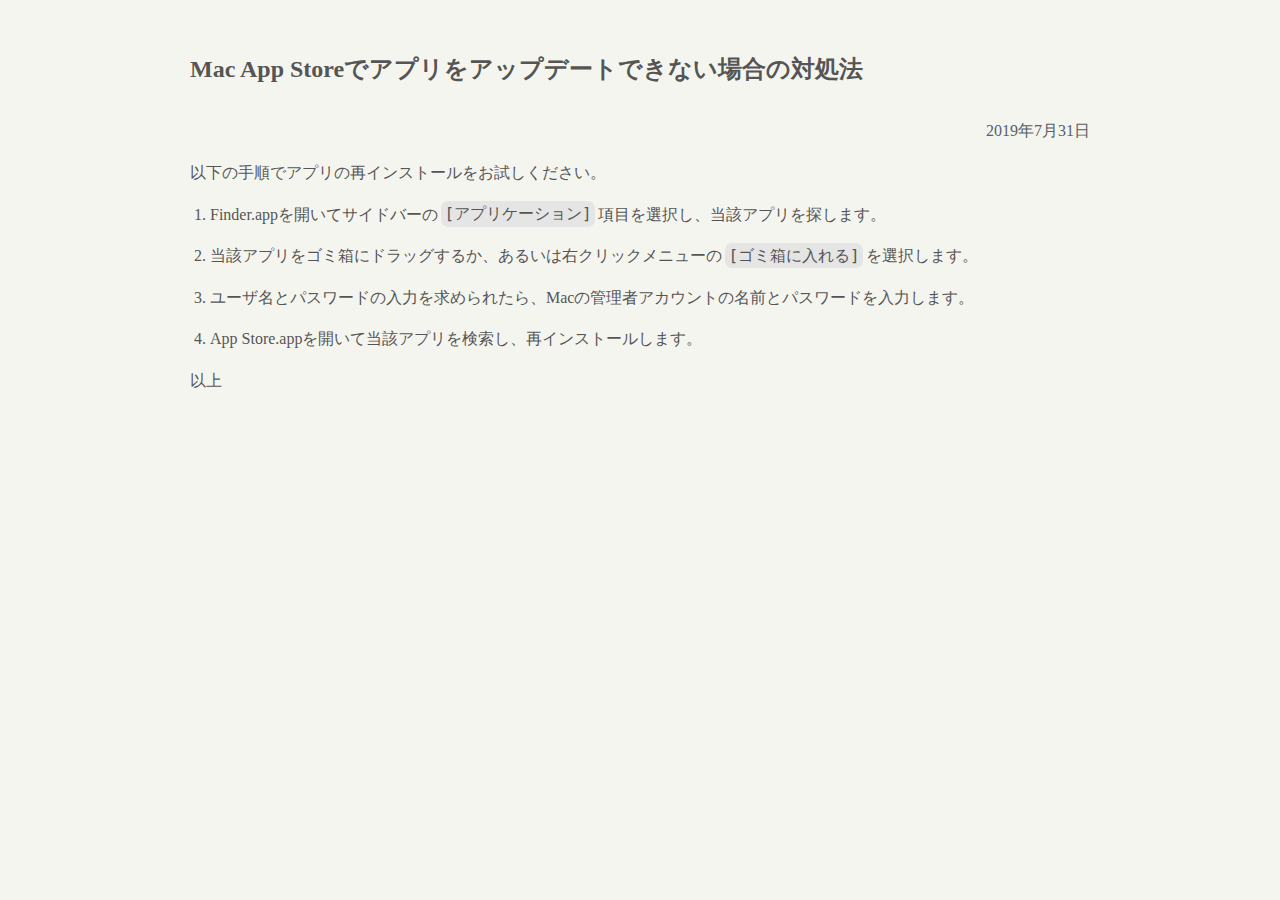
<file: radicoco/notice/post/20190731.html>
<!DOCTYPE html>
<html lang="ja">

  <head>
    
  <meta charset="utf-8">
  <meta http-equiv="X-UA-Compatible" content="IE=edge">
  <meta name="robots" content="noindex">
  <meta name="viewport" content="width=device-width, initial-scale=1">
  <meta name="author" content="">
  <meta name="generator" content="Hugo 0.55.6" />
  <title>Mac App Storeでアプリをアップデートできない場合の対処法 — radicoco 重要なお知らせ</title>

  

    <link rel="stylesheet" href="../css/darkmode.css">
    <link rel="stylesheet" href="../css/paperback.css">
    <link rel="stylesheet" href="../css/notice.css">
  </head>

  <body>
    <div class="container">

      <header>
  <div>
  
  <h1>Mac App Storeでアプリをアップデートできない場合の対処法</h1>
  <div class="lastmod">
  <time datetime="2019-07-31 17:03:07 &#43;0900 JST">2019年7月31日</time>
  </div>
  
  </div>


</header>


      <article>
        <p>以下の手順でアプリの再インストールをお試しください。</p>

<ol>
<li><p>Finder.appを開いてサイドバーの<code>[アプリケーション]</code>項目を選択し、当該アプリを探します。</p></li>

<li><p>当該アプリをゴミ箱にドラッグするか、あるいは右クリックメニューの<code>[ゴミ箱に入れる]</code>を選択します。</p></li>

<li><p>ユーザ名とパスワードの入力を求められたら、Macの管理者アカウントの名前とパスワードを入力します。</p></li>

<li><p>App Store.appを開いて当該アプリを検索し、再インストールします。</p></li>
</ol>

<p>以上</p>
      </article>

      

      <footer class="site-footer">
  
  
  
  
  
</footer>


    </div>

  

  </body>
</html>
</file>
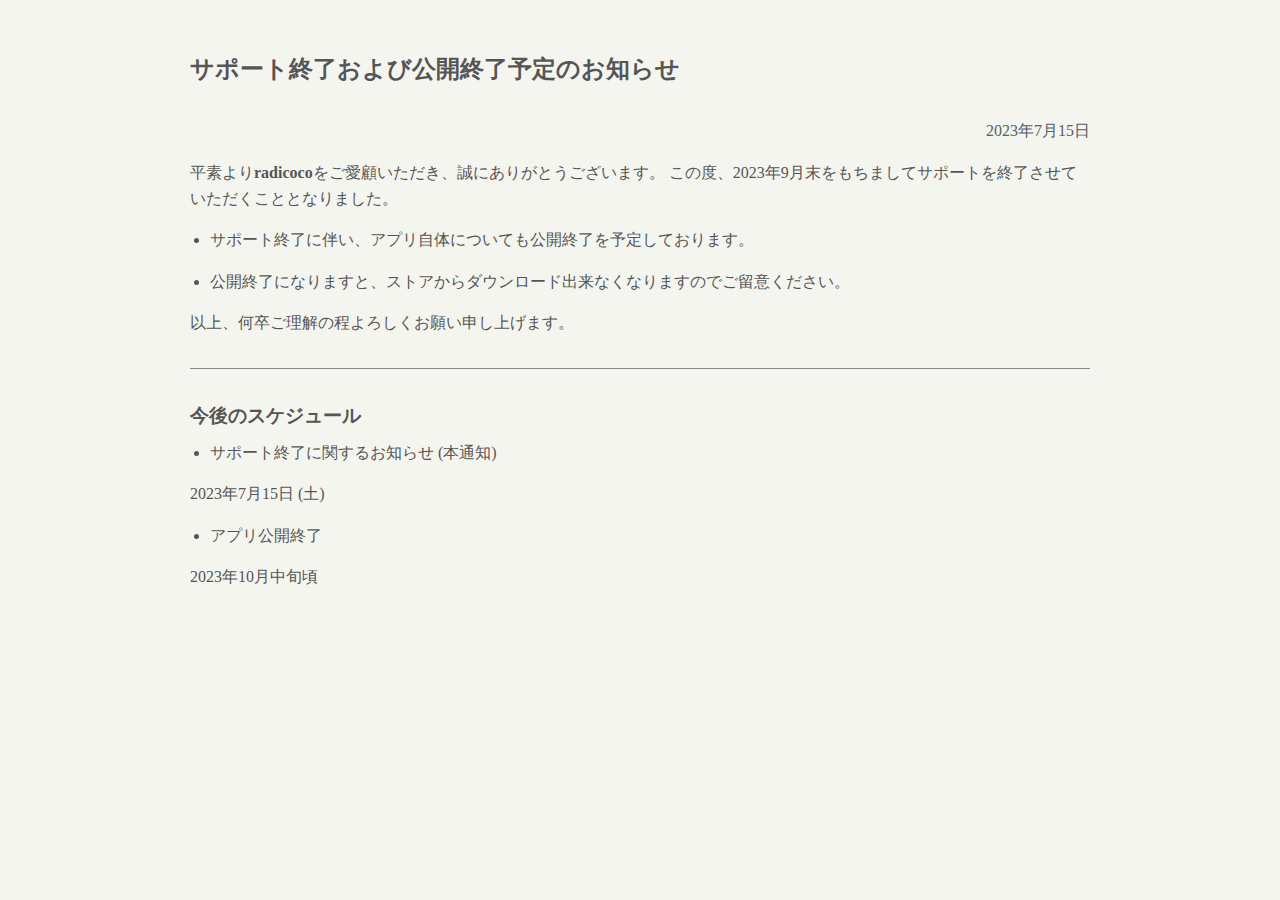
<file: radicoco/notice/post/end-of-support.html>
<!DOCTYPE html>
<html lang="ja">

  <head>
    
  <meta charset="utf-8">
  <meta http-equiv="X-UA-Compatible" content="IE=edge">
  <meta name="robots" content="noindex">
  <meta name="viewport" content="width=device-width, initial-scale=1">
  <meta name="author" content="">
  <meta name="generator" content="Hugo 0.55.6" />
  <title>サポート終了および公開終了予定のお知らせ — radicoco 重要なお知らせ</title>

  

    <link rel="stylesheet" href="../css/darkmode.css">
    <link rel="stylesheet" href="../css/paperback.css">
    <link rel="stylesheet" href="../css/notice.css">
  </head>

  <body>
    <div class="container">

      <header>
  <div>
  
  <h1>サポート終了および公開終了予定のお知らせ</h1>
  <div class="lastmod">
  <time datetime="2023-07-15 08:30:00 &#43;0900 JST">2023年7月15日</time>
  </div>
  
  </div>


</header>


      <article>
        <p>平素より<span style="font-family: 'Avenir Next'; font-weight: bold">radicoco</span>をご愛顧いただき、誠にありがとうございます。
この度、2023年9月末をもちましてサポートを終了させていただくこととなりました。</p>

<ul>
<li><p>サポート終了に伴い、アプリ自体についても公開終了を予定しております。</p></li>

<li><p>公開終了になりますと、ストアからダウンロード出来なくなりますのでご留意ください。</p></li>
</ul>

<p>以上、何卒ご理解の程よろしくお願い申し上げます。</p>

<hr />

<h2 id="今後のスケジュール">今後のスケジュール</h2>

<ul>
<li>サポート終了に関するお知らせ (本通知)</li>
</ul>

<p>2023年7月15日 (土)</p>

<ul>
<li>アプリ公開終了</li>
</ul>

<p>2023年10月中旬頃</p>
      </article>

      

      <footer class="site-footer">
  
  
  
  
  
</footer>


    </div>

  

  </body>
</html>
</file>
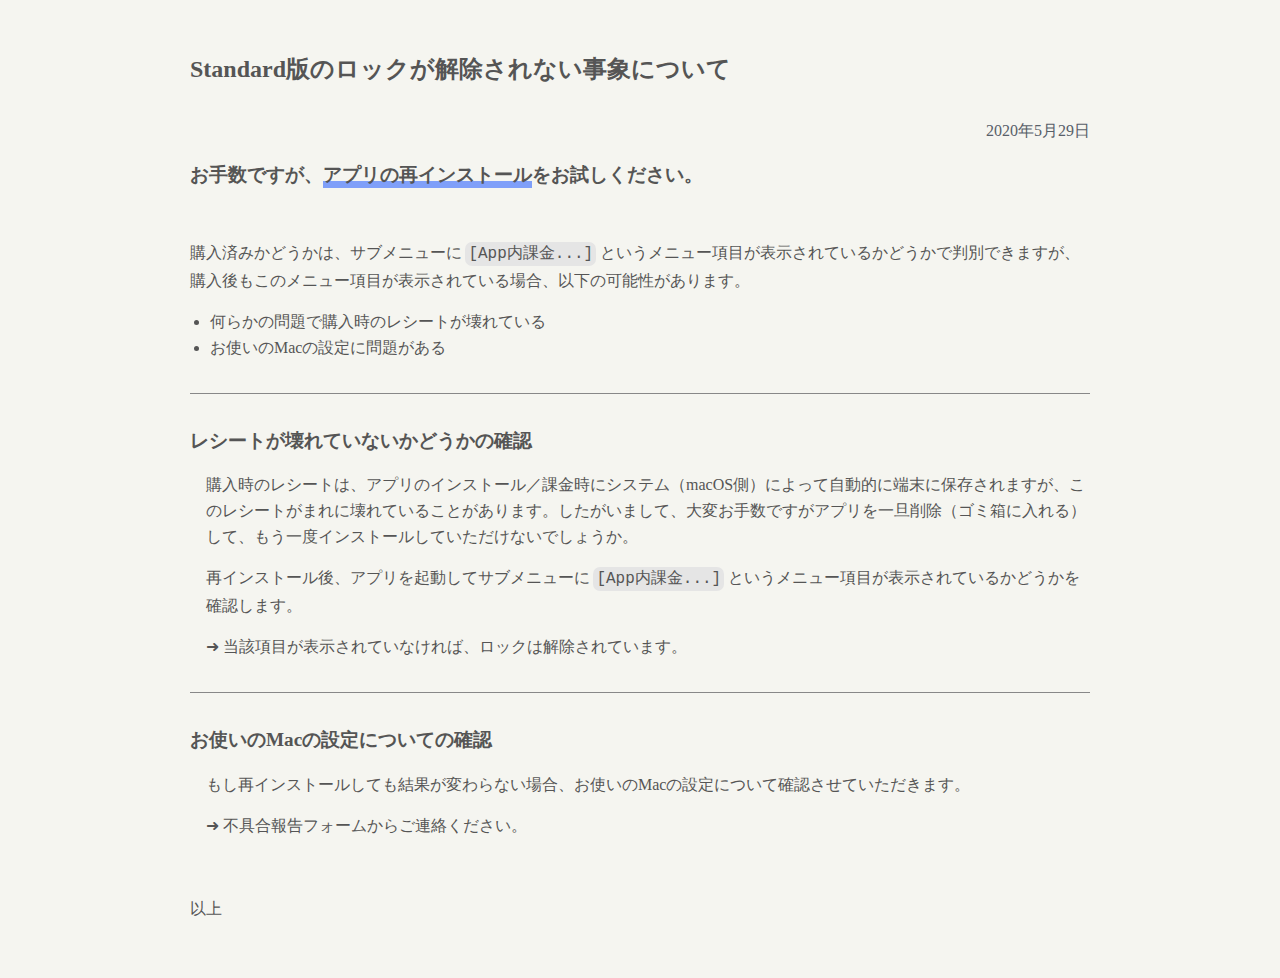
<file: radicoco/notice/post/faq-unlock.html>
<!DOCTYPE html>
<html lang="ja">

  <head>
    
  <meta charset="utf-8">
  <meta http-equiv="X-UA-Compatible" content="IE=edge">
  <meta name="robots" content="noindex">
  <meta name="viewport" content="width=device-width, initial-scale=1">
  <meta name="author" content="">
  <meta name="generator" content="Hugo 0.55.6" />
  <title>Standard版のロックが解除されない事象について — radicoco 重要なお知らせ</title>

  

    <link rel="stylesheet" href="../css/darkmode.css">
    <link rel="stylesheet" href="../css/paperback.css">
    <link rel="stylesheet" href="../css/notice.css">
  </head>

  <body>
    <div class="container">

      <header>
  <div>
  
  <h1>Standard版のロックが解除されない事象について</h1>
  <div class="lastmod">
  <time datetime="2020-05-29 21:58:23 &#43;0900 JST">2020年5月29日</time>
  </div>
  
  </div>


</header>


      <article>
        <h2 id="お手数ですが-span-class-underline-アプリの再インストール-span-をお試しください"><strong>お手数ですが、<span class="underline">アプリの再インストール</span>をお試しください。</strong></h2>

<p><br/></p>

<p>購入済みかどうかは、サブメニューに<code>[App内課金...]</code>というメニュー項目が表示されているかどうかで判別できますが、購入後もこのメニュー項目が表示されている場合、以下の可能性があります。</p>

<ul>
<li>何らかの問題で購入時のレシートが壊れている</li>
<li>お使いのMacの設定に問題がある</li>
</ul>

<hr />

<h2 id="レシートが壊れていないかどうかの確認">レシートが壊れていないかどうかの確認</h2>

<p><p class="paragraph">
購入時のレシートは、アプリのインストール／課金時にシステム（macOS側）によって自動的に端末に保存されますが、このレシートがまれに壊れていることがあります。したがいまして、大変お手数ですがアプリを一旦削除（ゴミ箱に入れる）して、もう一度インストールしていただけないでしょうか。
  </p></p>

<p><p class="paragraph">
再インストール後、アプリを起動してサブメニューに<code>[App内課金...]</code>というメニュー項目が表示されているかどうかを確認します。
    <p class="paragraph">
      ➜ 当該項目が表示されていなければ、ロックは解除されています。
    </p>
  </p></p>

<hr />

<h2 id="お使いのmacの設定についての確認">お使いのMacの設定についての確認</h2>

<p><p class="paragraph">
もし再インストールしても結果が変わらない場合、お使いのMacの設定について確認させていただきます。
    <p class="paragraph">
      ➜ 不具合報告フォームからご連絡ください。
    </p>
  </p></p>

<p><br/></p>

<p>以上</p>
      </article>

      

      <footer class="site-footer">
  
  
  
  
  
</footer>


    </div>

  

  </body>
</html>
</file>
<file: radicoco/css/style.css>
@font-face{font-family:'Avenir';src:local("Avenir Next"),url("../fonts/Prompt.min.woff") format("woff");font-weight:normal;font-style:normal}@font-face{font-family:'Avenir';src:local("Avenir Next"),url("../fonts/Prompt-bold.min.woff") format("woff");font-weight:bold;font-style:normal}@font-face{font-family:'Avenir';src:local("Avenir Next"),url("../fonts/Prompt-thin.min.woff") format("woff");font-weight:100;font-style:normal}@font-face{font-family:'HuiFontP';src:url("../fonts/HuiFontP.min.woff2") format("woff2");font-weight:normal;font-style:normal}html,body{color:#2f2f2f;margin:0;padding:1rem}html{font-family:"Roboto","Helvetica Neue","Segoe UI",Helvetica,Arial,sans-serif;font-size:16px;overflow-y:auto}body{background-color:#2f2f2f;background-repeat:no-repeat;background-attachment:fixed}a{-webkit-transition:color 0.2s ease-out;-moz-transition:color 0.2s ease-out;transition:color 0.2s ease-out;color:#2f2f2f}a:hover{color:#88fcf0}.intro{font-family:'Arial', 'Hiragino Mincho Pro', sans-serif;-webkit-font-smoothing:antialiased;-moz-osx-font-smoothing:grayscale}.avenir{font-family:'Avenir'}.bold{font-weight:bold}ul{margin:0;padding:0}li{display:inline;padding:0 10px;border-right:#2f2f2f 1px solid}li:first-child{padding-left:0}li:last-child{border-right:none}.footer li a{font-size:0.7rem;text-decoration:none}h1{font-size:9rem;font-weight:bold}@media screen and (max-width: 980px){h1{font-size:6rem}}h2{font-size:3rem;font-weight:100;letter-spacing:5px}p{font-family:"Lora","Times","Times New Roman",serif;font-weight:300;line-height:1.7}img.portrait{border-radius:50%;border:0 solid #2f2f2f;width:340px;height:340px}.portrait-container{border-radius:50%;border:65vw solid #198fe7;margin:-63vw;height:340px;width:340px}.notice{position:relative;background:#fff0cd;box-shadow:0px 0px 0px 5px #fff0cd;border:dashed 2px red;padding:0.2em 0.5em;color:#454545;margin-top:5rem;transform:rotateZ(-3deg)}.notice:after{position:absolute;content:'';right:-7px;top:-7px;border-width:0 15px 15px 0;border-style:solid;border-color:#ffdb88 #198fe7 #ffdb88;box-shadow:-1px 1px 1px rgba(0,0,0,0.15)}.notice p{font-family:"Helvetica";margin:10px 0 0 0;padding:0}.notice .title{font-size:1rem;text-align:center}.notice .underline{background:linear-gradient(transparent 80%, red 80%)}.notice .date{font-weight:bold;padding-right:10px}.notice h1{font-size:1rem;position:relative;display:inline-block;padding:0 55px}.notice h1:before,.notice h1:after{content:'';position:absolute;top:50%;display:inline-block;width:45px;height:1px;background-color:black}.notice h1:before{left:0}.notice h1:after{right:0}.fusen{width:250px;padding:1rem 1rem 1rem 3rem;overflow:hidden;box-shadow:0.25rem 0 0.25rem rgba(0,0,0,0.3);background-image:linear-gradient(90deg, rgba(115,115,115,0.1) 2rem, rgba(255,255,255,0) 2.5rem),linear-gradient(90deg, #ffffb3, #ffffb3);font-size:1rem;white-space:nowrap;text-overflow:ellipsis;color:#454545;font-family:'HuiFontP';margin-top:3rem;transform:rotateZ(-3deg)}main{display:flex;flex-direction:row}@media screen and (max-width: 980px){main{flex-direction:column}}.content{margin-left:1rem;max-width:50vw}@media screen and (max-width: 980px){.content{margin-left:0;max-width:100vw}}.content .links{margin-top:2.5rem;font-size:1.5rem}.content .links a{margin-right:0.5rem;text-decoration:none}.footer{margin-top:3rem;font-size:0.75rem}
</file>
<file: radicoco/css/spectre.css>
/*!Spectre.css v0.5.3 | MIT License | github.com/picturepan2/spectre*/

* , ::after, ::before {
    box-sizing: inherit
}

/* Badges */

.badge {
    position: relative;
    white-space: nowrap
}

.badge:not([data-badge])::after, .badge[data-badge]::after {
    /*background: #5755d9;*/
    background: #f13c33;
    background-clip: padding-box;
    border-radius: .5rem;
    /*box-shadow: 0 0 0 .1rem #c23d3a;*/
    box-shadow: 0 0 0 1px translate;
    color: #fff;
    content: attr(data-badge);
    display: inline-block;
    transform: translate(-.05rem, -.5rem)
}

.badge[data-badge]::after {
    /*font-size: .7rem;
    height: .9rem;
    line-height: 1;
    min-width: .8rem;
    padding: .1rem .1rem;
    text-align: center;
    white-space: nowrap*/
    font-size: 10px;
    padding: 2px 5px;
    width: 7px;
}

.badge:not([data-badge])::after, .badge[data-badge=""]::after {
    height: 6px;
    min-width: 6px;
    padding: 0;
    width: 6px
}

/* Tooltips */

.tooltip {
    position: relative
}

.tooltip::after {
    background: rgba(69, 77, 93, .9);
    border-radius: .1rem;
    bottom: 100%;
    color: #fff;
    content: attr(data-tooltip);
    display: block;
    font-size: .7rem;
    left: 50%;
    max-width: 320px;
    opacity: 0;
    overflow: hidden;
    padding: .2rem .4rem;
    pointer-events: none;
    position: absolute;
    text-overflow: ellipsis;
    transform: translate(-50%, .4rem);
    transition: all .2s ease;
    white-space: pre;
    z-index: 300
}

.tooltip:focus::after, .tooltip:hover::after {
    opacity: 1;
    transform: translate(-50%, -.2rem)
}

.tooltip.disabled, .tooltip[disabled] {
    pointer-events: auto
}

.tooltip.tooltip-bottom::after {
    bottom: auto;
    /*top: 100%;*/
    top: 150%;
    transform: translate(-50%, -.4rem)
}

.tooltip.tooltip-bottom:focus::after, .tooltip.tooltip-bottom:hover::after {
    transform: translate(-50%, .2rem)
}
</file>
<file: radicoco2/css/style.css>
@font-face{font-family:'Avenir';src:local("Avenir Next"),url("../fonts/Prompt.min.woff") format("woff");font-weight:normal;font-style:normal}@font-face{font-family:'Avenir';src:local("Avenir Next"),url("../fonts/Prompt-bold.min.woff") format("woff");font-weight:bold;font-style:normal}@font-face{font-family:'Avenir';src:local("Avenir Next"),url("../fonts/Prompt-thin.min.woff") format("woff");font-weight:100;font-style:normal}@font-face{font-family:'HuiFontP';src:url("../fonts/HuiFont.min.woff") format("woff");font-weight:normal;font-style:normal}html,body{color:#e8e8e8;margin:0;padding:1rem}html{font-family:"Roboto","Helvetica Neue","Segoe UI",Helvetica,Arial,sans-serif;font-size:16px;overflow-y:auto}body{background-color:#13202d;background-repeat:no-repeat;background-attachment:fixed}a{-webkit-transition:color 0.2s ease-out;-moz-transition:color 0.2s ease-out;transition:color 0.2s ease-out;color:#e8e8e8}a:hover{color:#95ccff}.avenir{font-family:'Avenir'}.bold{font-weight:bold}ul.footer{padding:0}.footer li{display:inline;padding:0 8px;border-right:#e8e8e8 1px solid}.footer li:first-child{padding-left:0}.footer li:last-child{border-right:none}.footer li a{font-size:0.7rem;text-decoration:none}.content h1{font-size:9rem;font-weight:bold;margin-bottom:0}@media screen and (max-width: 980px){.content h1{font-size:6rem}}.content h2{font-size:1.5rem;font-weight:100;margin:0 0 80px 0}img.portrait{border-radius:50%;border:0 solid #e8e8e8;width:340px;height:340px}.portrait-container{border-radius:50%;border:65vw solid #2f3a47;margin:-63vw;height:340px;width:340px}.notice .date{font-family:"Helvetica";color:#505050;padding:0.4em;display:inline-block;line-height:0.8;background:#dbebf8;vertical-align:middle;border-radius:8px}.notice .underline{background:linear-gradient(transparent 80%, red 80%)}.box26{position:relative;margin:3em 0;padding:0.75em 1em 0.5em 1em;border:solid 3px #95ccff;border-radius:8px}.box26 .box-title{position:absolute;display:inline-block;top:-10px;left:10px;padding:0 9px;line-height:1;font-size:16px;background:#2f3a47;color:#95ccff;font-weight:bold}.box26 p{margin:0;padding:0}.fusen{width:250px;padding:1rem 1rem 1rem 3rem;overflow:hidden;box-shadow:0.25rem 0 0.25rem rgba(0,0,0,0.3);background-image:linear-gradient(90deg, rgba(115,115,115,0.1) 2rem, rgba(255,255,255,0) 2.5rem),linear-gradient(90deg, #ffffb3, #ffffb3);font-size:1rem;white-space:nowrap;text-overflow:ellipsis;color:#454545;font-family:'HuiFontP';margin-top:3rem;transform:rotateZ(-3deg)}main{display:flex;flex-direction:row}@media screen and (max-width: 980px){main{flex-direction:column}}.content{margin-left:1rem;max-width:50vw}@media screen and (max-width: 980px){.content{margin-left:0;max-width:100vw}}.content .links{margin-top:2.5rem;font-size:1.5rem}.content .links a{margin-right:0.5rem;text-decoration:none}.footer{margin-top:3rem;font-size:0.75rem}
</file>
<file: radicoco2/css/spectre.css>
/*!Spectre.css v0.5.3 | MIT License | github.com/picturepan2/spectre*/

* , ::after, ::before {
    box-sizing: inherit
}

/* Badges */

.badge {
    position: relative;
    white-space: nowrap
}

.badge:not([data-badge])::after, .badge[data-badge]::after {
    /*background: #5755d9;*/
    background: #f13c33;
    background-clip: padding-box;
    border-radius: .5rem;
    /*box-shadow: 0 0 0 .1rem #c23d3a;*/
    box-shadow: 0 0 0 1px translate;
    color: #fff;
    content: attr(data-badge);
    display: inline-block;
    transform: translate(-.05rem, -.5rem)
}

.badge[data-badge]::after {
    /*font-size: .7rem;
    height: .9rem;
    line-height: 1;
    min-width: .8rem;
    padding: .1rem .1rem;
    text-align: center;
    white-space: nowrap*/
    font-size: 10px;
    padding: 2px 5px;
    width: 7px;
}

.badge:not([data-badge])::after, .badge[data-badge=""]::after {
    height: 6px;
    min-width: 6px;
    padding: 0;
    width: 6px
}

/* Tooltips */

.tooltip {
    position: relative
}

.tooltip::after {
    background: rgba(69, 77, 93, .9);
    border-radius: .1rem;
    bottom: 100%;
    color: #fff;
    content: attr(data-tooltip);
    display: block;
    font-size: .7rem;
    left: 50%;
    max-width: 320px;
    opacity: 0;
    overflow: hidden;
    padding: .2rem .4rem;
    pointer-events: none;
    position: absolute;
    text-overflow: ellipsis;
    transform: translate(-50%, .4rem);
    transition: all .2s ease;
    white-space: pre;
    z-index: 300
}

.tooltip:focus::after, .tooltip:hover::after {
    opacity: 1;
    transform: translate(-50%, -.2rem)
}

.tooltip.disabled, .tooltip[disabled] {
    pointer-events: auto
}

.tooltip.tooltip-bottom::after {
    bottom: auto;
    /*top: 100%;*/
    top: 150%;
    transform: translate(-50%, -.4rem)
}

.tooltip.tooltip-bottom:focus::after, .tooltip.tooltip-bottom:hover::after {
    transform: translate(-50%, .2rem)
}
</file>
<file: sorairo/css/style.css>
@font-face{font-family:'Avenir';src:local("Avenir Next");font-weight:100;font-style:normal}@font-face{font-family:'Avenir';src:local("Avenir Next");font-weight:normal;font-style:normal}@font-face{font-family:'Avenir';src:local("Avenir Next");font-weight:bold;font-style:normal}@font-face{font-family:'HuiFontP';src:url("../fonts/HuiFontP.min.woff2") format("woff2");font-weight:normal;font-style:normal}html,body{color:#e8e8e8;margin:0;padding:1rem}html{font-family:"Roboto","Helvetica Neue","Segoe UI",Helvetica,Arial,sans-serif;font-size:16px;overflow-y:auto}body{background-color:#2f2f2f;background-repeat:no-repeat;background-attachment:fixed}a{-webkit-transition:color 0.2s ease-out;-moz-transition:color 0.2s ease-out;transition:color 0.2s ease-out;color:#e8e8e8}a:hover{color:#ffba82}.avenir{font-family:'Avenir', 'Prompt', sans-serif}.bold{font-weight:bold}ul.footer{padding:0}.footer li{display:inline;padding:0 8px;border-right:#e8e8e8 1px solid}.footer li:first-child{padding-left:0}.footer li:last-child{border-right:none}.footer li a{font-size:0.7rem;text-decoration:none}.content h1{font-size:9rem;font-weight:bold;margin-bottom:0}@media screen and (max-width: 980px){.content h1{font-size:6rem}}.content h2{font-size:1.5rem;font-weight:100;margin:0 0 80px 0}img.portrait{border-radius:50%;border:0 solid #e8e8e8;width:340px;height:340px}.portrait-container{border-radius:50%;border:65vw solid #1c4c93;margin:-63vw;height:340px;width:340px}.notice .date{font-family:"Helvetica";color:#505050;padding:0.4em;display:inline-block;line-height:0.8;background:#dbebf8;vertical-align:middle;border-radius:8px}.notice .underline{background:linear-gradient(transparent 80%, red 80%)}.box26{position:relative;margin:3em 0;padding:0.75em 1em 0.5em 1em;border:solid 3px #95ccff;border-radius:8px}.box26 .box-title{position:absolute;display:inline-block;top:-10px;left:10px;padding:0 9px;line-height:1;font-size:16px;background:#1c4c93;color:#95ccff;font-weight:bold}.box26 p{margin:0;padding:0}.fusen{width:250px;padding:1rem 1rem 1rem 3rem;overflow:hidden;box-shadow:0.25rem 0 0.25rem rgba(0,0,0,0.3);background-image:linear-gradient(90deg, rgba(115,115,115,0.1) 2rem, rgba(255,255,255,0) 2.5rem),linear-gradient(90deg, #ffffb3, #ffffb3);font-size:1rem;white-space:nowrap;text-overflow:ellipsis;color:#454545;font-family:'HuiFontP';margin-top:3rem;transform:rotateZ(-3deg)}main{display:flex;flex-direction:row}@media screen and (max-width: 980px){main{flex-direction:column}}.content{margin-left:1rem;max-width:50vw}@media screen and (max-width: 980px){.content{margin-left:0;max-width:100vw}}.content .links{margin-top:2.5rem;font-size:1.5rem}.content .links a{margin-right:0.5rem;text-decoration:none}.footer{margin-top:3rem;font-size:0.75rem}
</file>
<file: sorairo/css/spectre.css>
/*!Spectre.css v0.5.3 | MIT License | github.com/picturepan2/spectre*/

* , ::after, ::before {
    box-sizing: inherit
}

/* Badges */

.badge {
    position: relative;
    white-space: nowrap
}

.badge:not([data-badge])::after, .badge[data-badge]::after {
    /*background: #5755d9;*/
    background: #f13c33;
    background-clip: padding-box;
    border-radius: .5rem;
    /*box-shadow: 0 0 0 .1rem #c23d3a;*/
    box-shadow: 0 0 0 1px translate;
    color: #fff;
    content: attr(data-badge);
    display: inline-block;
    transform: translate(-.05rem, -.5rem)
}

.badge[data-badge]::after {
    /*font-size: .7rem;
    height: .9rem;
    line-height: 1;
    min-width: .8rem;
    padding: .1rem .1rem;
    text-align: center;
    white-space: nowrap*/
    font-size: 10px;
    padding: 2px 5px;
    width: 7px;
}

.badge:not([data-badge])::after, .badge[data-badge=""]::after {
    height: 6px;
    min-width: 6px;
    padding: 0;
    width: 6px
}

/* Tooltips */

.tooltip {
    position: relative
}

.tooltip::after {
    background: rgba(69, 77, 93, .9);
    border-radius: .1rem;
    bottom: 100%;
    color: #fff;
    content: attr(data-tooltip);
    display: block;
    font-size: .7rem;
    left: 50%;
    max-width: 320px;
    opacity: 0;
    overflow: hidden;
    padding: .2rem .4rem;
    pointer-events: none;
    position: absolute;
    text-overflow: ellipsis;
    transform: translate(-50%, .4rem);
    transition: all .2s ease;
    white-space: pre;
    z-index: 300
}

.tooltip:focus::after, .tooltip:hover::after {
    opacity: 1;
    transform: translate(-50%, -.2rem)
}

.tooltip.disabled, .tooltip[disabled] {
    pointer-events: auto
}

.tooltip.tooltip-bottom::after {
    bottom: auto;
    /*top: 100%;*/
    top: 150%;
    transform: translate(-50%, -.4rem)
}

.tooltip.tooltip-bottom:focus::after, .tooltip.tooltip-bottom:hover::after {
    transform: translate(-50%, .2rem)
}
</file>
<file: radicoco/notice/css/darkmode.css>
:root {
  --main-text: #555;
  --main-bg: #f5f5f0;
  --sub-text: #586069;
  --sub-bg: #f6f8fa;
  --link-gray: #ddd;
  --item-bg: #e5e5e5;
}
@media (prefers-color-scheme: dark) {
  :root {
    --main-text: #bbb;
    --main-bg: #333;
    --sub-text: #8899A6;
    --sub-bg: #192734;
    --link-gray: #444;
    --item-bg: #555657;
  }
}
</file>
<file: radicoco/notice/css/spectre-label.css>
/*!Spectre.css v0.5.3 | MIT License | github.com/picturepan2/spectre*/
.label {
    border-radius: .1rem;
    line-height: 1.2;
    padding: .1rem .2rem;
    background: #f0f1f4;
    color: #5b657a;
    display: inline-block
}

.label.label-rounded {
    border-radius: 5rem;
    padding-left: .4rem;
    padding-right: .4rem
}

.label.label-primary {
    background: #5755d9;
    color: #fff
}

.label.label-secondary {
    background: #f1f1fc;
    color: #5755d9
}

.label.label-success {
    background: #32b643;
    color: #fff
}

.label.label-warning {
    background: #ffb700;
    color: #fff
}

.label.label-error {
    background: #e85600;
    color: #fff
}
</file>
<file: radicoco/notice/css/paperback.css>
*, *:before, *:after {
  box-sizing: border-box;
}

html {
  font-family: Arvo, serif;
  color: var(--main-text);
  background-color: var(--main-bg);
  font-size: 1rem;
}

body {
  line-height: 1.6;
}

hr {
  margin: 2rem 0;
  height: 0;
  display: block;
  width: 100%;
  border: 0;
  border-top: 1px solid #888888;
}

img {
  max-width: 100%;
}

blockquote {
  margin: 0 0 1rem;
  padding: 1rem 1rem 0;
  color: #888888;
  border-left: 1px solid currentColor;
}

blockquote cite {
  display: block;
  margin-top: 1rem;
  font-style: italic;
  font-size: .875rem;
}

blockquote cite:before {
  content: "— "
}

a {
  color: currentColor;
  text-decoration: none;
  border-bottom: 1px solid currentColor;
}
  a:hover {
    text-decoration: none;
    border-bottom: 0;
  }

ol, ul {
  margin: 0 0 1rem 1.25rem;
  padding: 0;
  list-style-position: outside;
}

ol ol, ul ul, ul ol, ol ul {
  margin-bottom: 0;
}

li {
  margin: 0;
}

abbr {
  border-bottom: 1px dashed currentColor;
  cursor: help;
}

kbd, code, pre {
  font-family: "Source Code Pro", monospace;
}

pre {
  max-width: 100%;
  margin: 0 0 1rem;
}

kbd, code {
  padding: .2rem;
  margin: 0 .2rem;
  background-color: var(--item-bg);
  border-radius: 7px;
}

article, section {
  margin-bottom: 1rem;
}

h1 {
  margin: 50px 0 30px;
  font-size: 1.5rem;
}

h2, h3, h4, h5, h6 {
  margin: 0 0 .5rem;
}

h2 {
  font-size: 1.2rem;
}

h3 {
  font-size: 1rem;
}

h4 {
  font-size: 0.9rem;
}

h5 {
  font-size: 0.7;
}

h6 {
  font-size: 0.5rem;
}

p {
  margin: 0 0 1rem;
}

time {
  display: block;
  margin: 0 0 1rem;
}

footer, .site-nav {
  margin: 0 0 .5rem;
  font-size: 14px;
  color: #888888;
}

  footer a, .site-nav a {
    color: currentColor;
  }

  footer > *+*, .site-nav > *+* {
    margin-left: .5rem;
  }

.container {
  max-width: 900px;
  width: 100%;
  margin: 0 auto;
}

.site-nav {
  margin-top: 2rem;
}

.site-footer {
  margin-bottom: 1rem;
}
</file>
<file: radicoco/notice/css/notice.css>
body {
  color: var(--main-text);
}

footer {
  margin-top: 60px;
}

.label.label-none {
  background: transparent;
}
.label.label-primary {
  background: #888;
  color: #eee;
}

.archive {
  margin: 0;
  padding: 0;
  list-style: none;
  line-height: 1.3em;
  text-align: center;
  color: #111;
}

.archive-title {
  color: var(--sub-text);
  font-family: 'Avenir Next', sans-serif;
  font-size: 32px;
  margin-top: 60px;
}

.archive-item {
  margin: 5px 0 15px;
  padding: 0;
  font-feature-settings: "palt";
}

.archive-item-date {
  color: var(--sub-text);
  padding: 5px 0;
  margin-top: 5px;
  float: right !important;
}

.archive-item-link {
  display: inline-block;
  text-decoration: none;
  /*color: #222;*/
  padding: 5px 0;
  border-bottom: 1px solid var(--link-gray);
}

.archive-item-link:hover {
  border-bottom: 1px solid #206d7f;
}

.lastmod {
  color: var(--sub-text);
  text-align: right;
  font-size: 1rem;
}

.underline {
  border-bottom: 3px solid #7f9ff9;
  box-shadow: inset 0 -4px 0 #7f9ff9;
}

.paragraph {
  margin-left: 1rem;
}
</file>
<file: radicoco/privacy-policy/assets/darkmode.css>
:root {
  --main-text: #24292e;
  --main-bg: #fff;
  --sub-text: #586069;
  --sub-bg: #f6f8fa;
}
@media (prefers-color-scheme: dark) {
  :root {
    --main-text: #bbb;
    --main-bg: #333;
    --sub-text: #8899A6;
    --sub-bg: #3C4045;
  }
}
</file>
<file: radicoco/privacy-policy/assets/syntax.css>
/* Background */ .chroma { background-color: #ffffff }
/* Error */ .chroma .err { color: #ff0000; background-color: #ffaaaa }
/* LineTableTD */ .chroma .lntd { vertical-align: top; padding: 0; margin: 0; border: 0; }
/* LineTable */ .chroma .lntable { border-spacing: 0; padding: 0; margin: 0; border: 0; width: auto; overflow: auto; display: block; }
/* LineHighlight */ .chroma .hl { display: block; width: 100%;background-color: #ffffcc }
/* LineNumbersTable */ .chroma .lnt { margin-right: 0.4em; padding: 0 0.4em 0 0.4em; }
/* LineNumbers */ .chroma .ln { margin-right: 0.4em; padding: 0 0.4em 0 0.4em; }
/* Keyword */ .chroma .k { color: #0000aa }
/* KeywordConstant */ .chroma .kc { color: #0000aa }
/* KeywordDeclaration */ .chroma .kd { color: #0000aa }
/* KeywordNamespace */ .chroma .kn { color: #0000aa }
/* KeywordPseudo */ .chroma .kp { color: #0000aa }
/* KeywordReserved */ .chroma .kr { color: #0000aa }
/* KeywordType */ .chroma .kt { color: #00aaaa }
/* NameAttribute */ .chroma .na { color: #1e90ff }
/* NameBuiltin */ .chroma .nb { color: #00aaaa }
/* NameClass */ .chroma .nc { color: #00aa00 }
/* NameConstant */ .chroma .no { color: #aa0000 }
/* NameDecorator */ .chroma .nd { color: #888888 }
/* NameEntity */ .chroma .ni { color: #880000; font-weight: bold }
/* NameFunction */ .chroma .nf { color: #00aa00 }
/* NameNamespace */ .chroma .nn { color: #00aaaa }
/* NameTag */ .chroma .nt { color: #1e90ff; font-weight: bold }
/* NameVariable */ .chroma .nv { color: #aa0000 }
/* LiteralString */ .chroma .s { color: #aa5500 }
/* LiteralStringAffix */ .chroma .sa { color: #aa5500 }
/* LiteralStringBacktick */ .chroma .sb { color: #aa5500 }
/* LiteralStringChar */ .chroma .sc { color: #aa5500 }
/* LiteralStringDelimiter */ .chroma .dl { color: #aa5500 }
/* LiteralStringDoc */ .chroma .sd { color: #aa5500 }
/* LiteralStringDouble */ .chroma .s2 { color: #aa5500 }
/* LiteralStringEscape */ .chroma .se { color: #aa5500 }
/* LiteralStringHeredoc */ .chroma .sh { color: #aa5500 }
/* LiteralStringInterpol */ .chroma .si { color: #aa5500 }
/* LiteralStringOther */ .chroma .sx { color: #aa5500 }
/* LiteralStringRegex */ .chroma .sr { color: #009999 }
/* LiteralStringSingle */ .chroma .s1 { color: #aa5500 }
/* LiteralStringSymbol */ .chroma .ss { color: #0000aa }
/* LiteralNumber */ .chroma .m { color: #009999 }
/* LiteralNumberBin */ .chroma .mb { color: #009999 }
/* LiteralNumberFloat */ .chroma .mf { color: #009999 }
/* LiteralNumberHex */ .chroma .mh { color: #009999 }
/* LiteralNumberInteger */ .chroma .mi { color: #009999 }
/* LiteralNumberIntegerLong */ .chroma .il { color: #009999 }
/* LiteralNumberOct */ .chroma .mo { color: #009999 }
/* OperatorWord */ .chroma .ow { color: #0000aa }
/* Comment */ .chroma .c { color: #aaaaaa; font-style: italic }
/* CommentHashbang */ .chroma .ch { color: #aaaaaa; font-style: italic }
/* CommentMultiline */ .chroma .cm { color: #aaaaaa; font-style: italic }
/* CommentSingle */ .chroma .c1 { color: #aaaaaa; font-style: italic }
/* CommentSpecial */ .chroma .cs { color: #0000aa; font-style: italic }
/* CommentPreproc */ .chroma .cp { color: #4c8317 }
/* CommentPreprocFile */ .chroma .cpf { color: #4c8317 }
/* GenericDeleted */ .chroma .gd { color: #aa0000 }
/* GenericEmph */ .chroma .ge { font-style: italic }
/* GenericError */ .chroma .gr { color: #aa0000 }
/* GenericHeading */ .chroma .gh { color: #000080; font-weight: bold }
/* GenericInserted */ .chroma .gi { color: #00aa00 }
/* GenericOutput */ .chroma .go { color: #888888 }
/* GenericPrompt */ .chroma .gp { color: #555555 }
/* GenericStrong */ .chroma .gs { font-weight: bold }
/* GenericSubheading */ .chroma .gu { color: #800080; font-weight: bold }
/* GenericTraceback */ .chroma .gt { color: #aa0000 }
/* TextWhitespace */ .chroma .w { color: #bbbbbb }
</file>
<file: radicoco/privacy-policy/assets/style.css>
/* custom css here */
html,
body {
  height: 100%;
}
.h-100 {
  height: 100%;
}

#holy {
  display: grid;
  /* auto: as wide as its content
   * fr: all available space */
  grid-template-columns: 1fr auto;
  grid-template-rows: auto 1fr auto;
  grid-template-areas:
    "header header"
    "main side"
    "footer side";
}
#header {
  grid-area: header;
}
#main {
  grid-area: main;
  /*max-width: 782px;*/
}
#side {
  grid-area: side;
  /*width: 230px;*/
  display: none;
}
#footer {
  grid-area: footer;
}
aside {
  position: -webkit-sticky;
  position: sticky;
  top: 0;
  max-height: 100vh;
  display: block;
  overflow-y: auto;
}

/* Menu */
.flex-column {
  display: flex;
  flex-direction: column;
  justify-content: flex-end;
}
.dropdown:hover .dropdown-content {
  visibility: visible;
  opacity: 1;
}
.dropdown-content:hover {
  visibility: visible;
  opacity: 1;
}
.dropdown-content {
  visibility: hidden;
  opacity: 0;
  transition: all 0.2s ease;
  top: 55px;
  right: 0;
  white-space: nowrap;
  min-width: 160px;
  z-index: 1;
}

/* TOC */
#toc {
  margin-top: 1.5rem;
  padding: 0.7rem;
}
#toc * {
  list-style: none;
  display: block;
  white-space: nowrap;
  overflow: hidden;
  text-overflow: ellipsis;
}
#toc ul {
  padding-left: 0.8rem;
}
#toc li {
  margin-top: 0.3rem;
}

@media screen and (max-width: 1012px) {
  #holy {
    display: block;
  }
  #header {
  }
  #main {
    max-width: 1012px;
  }
  #side {
    display: none;
  }
}

#main p {
  font-family: serif;
}
.pb-6 {
  padding-bottom: 20px !important;
  padding-top: 20px !important;
}

#main {
  color: var(--main-text) !important;
}
.bg-white {
  background-color: var(--main-bg) !important;
}
.bg-gray {
  background-color: var(--sub-bg) !important;
}
.text-gray {
  color: var(--sub-text) !important;
}
.link-gray-dark {
  color: var(--main-text) !important;
}
.link-gray-dark:hover {
  color: #206d7f !important;
}
.Subhead-description {
  color: var(--sub-text) !important;
}
</file>
<file: radicoco/privacy/assets/darkmode.css>
:root {
  --main-text: #24292e;
  --main-bg: #fff;
  --sub-text: #586069;
  --sub-bg: #f6f8fa;
}
@media (prefers-color-scheme: dark) {
  :root {
    --main-text: #bbb;
    --main-bg: #333;
    --sub-text: #8899A6;
    --sub-bg: #3C4045;
  }
}
</file>
<file: radicoco/privacy/assets/syntax.css>
/* Background */ .chroma { background-color: #ffffff }
/* Error */ .chroma .err { color: #ff0000; background-color: #ffaaaa }
/* LineTableTD */ .chroma .lntd { vertical-align: top; padding: 0; margin: 0; border: 0; }
/* LineTable */ .chroma .lntable { border-spacing: 0; padding: 0; margin: 0; border: 0; width: auto; overflow: auto; display: block; }
/* LineHighlight */ .chroma .hl { display: block; width: 100%;background-color: #ffffcc }
/* LineNumbersTable */ .chroma .lnt { margin-right: 0.4em; padding: 0 0.4em 0 0.4em; }
/* LineNumbers */ .chroma .ln { margin-right: 0.4em; padding: 0 0.4em 0 0.4em; }
/* Keyword */ .chroma .k { color: #0000aa }
/* KeywordConstant */ .chroma .kc { color: #0000aa }
/* KeywordDeclaration */ .chroma .kd { color: #0000aa }
/* KeywordNamespace */ .chroma .kn { color: #0000aa }
/* KeywordPseudo */ .chroma .kp { color: #0000aa }
/* KeywordReserved */ .chroma .kr { color: #0000aa }
/* KeywordType */ .chroma .kt { color: #00aaaa }
/* NameAttribute */ .chroma .na { color: #1e90ff }
/* NameBuiltin */ .chroma .nb { color: #00aaaa }
/* NameClass */ .chroma .nc { color: #00aa00 }
/* NameConstant */ .chroma .no { color: #aa0000 }
/* NameDecorator */ .chroma .nd { color: #888888 }
/* NameEntity */ .chroma .ni { color: #880000; font-weight: bold }
/* NameFunction */ .chroma .nf { color: #00aa00 }
/* NameNamespace */ .chroma .nn { color: #00aaaa }
/* NameTag */ .chroma .nt { color: #1e90ff; font-weight: bold }
/* NameVariable */ .chroma .nv { color: #aa0000 }
/* LiteralString */ .chroma .s { color: #aa5500 }
/* LiteralStringAffix */ .chroma .sa { color: #aa5500 }
/* LiteralStringBacktick */ .chroma .sb { color: #aa5500 }
/* LiteralStringChar */ .chroma .sc { color: #aa5500 }
/* LiteralStringDelimiter */ .chroma .dl { color: #aa5500 }
/* LiteralStringDoc */ .chroma .sd { color: #aa5500 }
/* LiteralStringDouble */ .chroma .s2 { color: #aa5500 }
/* LiteralStringEscape */ .chroma .se { color: #aa5500 }
/* LiteralStringHeredoc */ .chroma .sh { color: #aa5500 }
/* LiteralStringInterpol */ .chroma .si { color: #aa5500 }
/* LiteralStringOther */ .chroma .sx { color: #aa5500 }
/* LiteralStringRegex */ .chroma .sr { color: #009999 }
/* LiteralStringSingle */ .chroma .s1 { color: #aa5500 }
/* LiteralStringSymbol */ .chroma .ss { color: #0000aa }
/* LiteralNumber */ .chroma .m { color: #009999 }
/* LiteralNumberBin */ .chroma .mb { color: #009999 }
/* LiteralNumberFloat */ .chroma .mf { color: #009999 }
/* LiteralNumberHex */ .chroma .mh { color: #009999 }
/* LiteralNumberInteger */ .chroma .mi { color: #009999 }
/* LiteralNumberIntegerLong */ .chroma .il { color: #009999 }
/* LiteralNumberOct */ .chroma .mo { color: #009999 }
/* OperatorWord */ .chroma .ow { color: #0000aa }
/* Comment */ .chroma .c { color: #aaaaaa; font-style: italic }
/* CommentHashbang */ .chroma .ch { color: #aaaaaa; font-style: italic }
/* CommentMultiline */ .chroma .cm { color: #aaaaaa; font-style: italic }
/* CommentSingle */ .chroma .c1 { color: #aaaaaa; font-style: italic }
/* CommentSpecial */ .chroma .cs { color: #0000aa; font-style: italic }
/* CommentPreproc */ .chroma .cp { color: #4c8317 }
/* CommentPreprocFile */ .chroma .cpf { color: #4c8317 }
/* GenericDeleted */ .chroma .gd { color: #aa0000 }
/* GenericEmph */ .chroma .ge { font-style: italic }
/* GenericError */ .chroma .gr { color: #aa0000 }
/* GenericHeading */ .chroma .gh { color: #000080; font-weight: bold }
/* GenericInserted */ .chroma .gi { color: #00aa00 }
/* GenericOutput */ .chroma .go { color: #888888 }
/* GenericPrompt */ .chroma .gp { color: #555555 }
/* GenericStrong */ .chroma .gs { font-weight: bold }
/* GenericSubheading */ .chroma .gu { color: #800080; font-weight: bold }
/* GenericTraceback */ .chroma .gt { color: #aa0000 }
/* TextWhitespace */ .chroma .w { color: #bbbbbb }
</file>
<file: radicoco/privacy/assets/style.css>
/* custom css here */
html,
body {
  height: 100%;
}
.h-100 {
  height: 100%;
}

#holy {
  display: grid;
  /* auto: as wide as its content
   * fr: all available space */
  grid-template-columns: 1fr auto;
  grid-template-rows: auto 1fr auto;
  grid-template-areas:
    "header header"
    "main side"
    "footer side";
}
#header {
  grid-area: header;
}
#main {
  grid-area: main;
  /*max-width: 782px;*/
}
#side {
  grid-area: side;
  /*width: 230px;*/
  display: none;
}
#footer {
  grid-area: footer;
}
aside {
  position: -webkit-sticky;
  position: sticky;
  top: 0;
  max-height: 100vh;
  display: block;
  overflow-y: auto;
}

/* Menu */
.flex-column {
  display: flex;
  flex-direction: column;
  justify-content: flex-end;
}
.dropdown:hover .dropdown-content {
  visibility: visible;
  opacity: 1;
}
.dropdown-content:hover {
  visibility: visible;
  opacity: 1;
}
.dropdown-content {
  visibility: hidden;
  opacity: 0;
  transition: all 0.2s ease;
  top: 55px;
  right: 0;
  white-space: nowrap;
  min-width: 160px;
  z-index: 1;
}

/* TOC */
#toc {
  margin-top: 1.5rem;
  padding: 0.7rem;
}
#toc * {
  list-style: none;
  display: block;
  white-space: nowrap;
  overflow: hidden;
  text-overflow: ellipsis;
}
#toc ul {
  padding-left: 0.8rem;
}
#toc li {
  margin-top: 0.3rem;
}

@media screen and (max-width: 1012px) {
  #holy {
    display: block;
  }
  #header {
  }
  #main {
    max-width: 1012px;
  }
  #side {
    display: none;
  }
}

#main p {
  font-family: serif;
}
.pb-6 {
  padding-bottom: 20px !important;
  padding-top: 20px !important;
}

#main {
  color: var(--main-text) !important;
}
.bg-white {
  background-color: var(--main-bg) !important;
}
.bg-gray {
  background-color: var(--sub-bg) !important;
}
.text-gray {
  color: var(--sub-text) !important;
}
.link-gray-dark {
  color: var(--main-text) !important;
}
.link-gray-dark:hover {
  color: #206d7f !important;
}
.Subhead-description {
  color: var(--sub-text) !important;
}
</file>
<file: radicoco/release-notes/grid-layout.css>
body {
display: grid;
grid-template-columns: 1fr auto;
grid-template-areas: 'header header'
                     'main side'
                     'footer side';
}

#header {
grid-area: header;
padding-top: 1em;
}

#main {
grid-area: main;
/*overflow-y: scroll;
overflow-x: hidden;
height: calc(100vh - 137px);
*/
}

#side {
grid-area: side;
display: none;
}

#footer {
grid-area: footer;
color: var(--sub-text);
background-color: var(--sub-bg);
font-size: 9pt;
font-feature-settings: "palt";
}

/* Footnotes */
#footer ol {
  counter-reset: my-counter;
  list-style: none;
}

#footer li {
  position: relative;
  text-indent: -1.3em;
  padding-left: 1.3em;
  margin-top: 0;
}
#footer li:before {
  counter-increment: my-counter;
  content: '*' counter(my-counter);
  margin-right: 1.0em;

/* sup text */
font-size: 90%;
vertical-align: top;
position: relative;
top: -0.3em;
}

/* Latest release */
div.timeline-item:first-of-type::before {
background-color: #ffb700 !important;
}

/* accordion */
.details pre,
.details div {
font-size: 80%;
background: var(--sub-bg);
color: var(--sub-text);
margin: 0;
padding: 10px;
line-height: 1.25;
}

i.more {
float: right;
color: #888;
}
i.more:hover {
color: #ffb700;
}

/* detail items */
.detail > ul {
margin-top: 0;
}
.detail > ul li {
margin-top: .2rem;
}
.detail.nonstyle > ul {
  list-style: none;
}
</file>
<file: radicoco/release-notes/roman-num.css>
.systemfont {
  font-family: -apple-system, BlinkMacSystemFont, sans-serif;
}
.seriffont {
  font-family: serif;
}
</file>
<file: radicoco2/privacy/assets/darkmode.css>
:root {
  --main-text: #24292e;
  --main-bg: #fff;
  --sub-text: #586069;
  --sub-bg: #f6f8fa;
}
@media (prefers-color-scheme: dark) {
  :root {
    --main-text: #bbb;
    --main-bg: #333;
    --sub-text: #8899A6;
    --sub-bg: #3C4045;
  }
}
</file>
<file: radicoco2/privacy/assets/syntax.css>
/* Background */ .chroma { background-color: #ffffff }
/* Error */ .chroma .err { color: #ff0000; background-color: #ffaaaa }
/* LineTableTD */ .chroma .lntd { vertical-align: top; padding: 0; margin: 0; border: 0; }
/* LineTable */ .chroma .lntable { border-spacing: 0; padding: 0; margin: 0; border: 0; width: auto; overflow: auto; display: block; }
/* LineHighlight */ .chroma .hl { display: block; width: 100%;background-color: #ffffcc }
/* LineNumbersTable */ .chroma .lnt { margin-right: 0.4em; padding: 0 0.4em 0 0.4em; }
/* LineNumbers */ .chroma .ln { margin-right: 0.4em; padding: 0 0.4em 0 0.4em; }
/* Keyword */ .chroma .k { color: #0000aa }
/* KeywordConstant */ .chroma .kc { color: #0000aa }
/* KeywordDeclaration */ .chroma .kd { color: #0000aa }
/* KeywordNamespace */ .chroma .kn { color: #0000aa }
/* KeywordPseudo */ .chroma .kp { color: #0000aa }
/* KeywordReserved */ .chroma .kr { color: #0000aa }
/* KeywordType */ .chroma .kt { color: #00aaaa }
/* NameAttribute */ .chroma .na { color: #1e90ff }
/* NameBuiltin */ .chroma .nb { color: #00aaaa }
/* NameClass */ .chroma .nc { color: #00aa00 }
/* NameConstant */ .chroma .no { color: #aa0000 }
/* NameDecorator */ .chroma .nd { color: #888888 }
/* NameEntity */ .chroma .ni { color: #880000; font-weight: bold }
/* NameFunction */ .chroma .nf { color: #00aa00 }
/* NameNamespace */ .chroma .nn { color: #00aaaa }
/* NameTag */ .chroma .nt { color: #1e90ff; font-weight: bold }
/* NameVariable */ .chroma .nv { color: #aa0000 }
/* LiteralString */ .chroma .s { color: #aa5500 }
/* LiteralStringAffix */ .chroma .sa { color: #aa5500 }
/* LiteralStringBacktick */ .chroma .sb { color: #aa5500 }
/* LiteralStringChar */ .chroma .sc { color: #aa5500 }
/* LiteralStringDelimiter */ .chroma .dl { color: #aa5500 }
/* LiteralStringDoc */ .chroma .sd { color: #aa5500 }
/* LiteralStringDouble */ .chroma .s2 { color: #aa5500 }
/* LiteralStringEscape */ .chroma .se { color: #aa5500 }
/* LiteralStringHeredoc */ .chroma .sh { color: #aa5500 }
/* LiteralStringInterpol */ .chroma .si { color: #aa5500 }
/* LiteralStringOther */ .chroma .sx { color: #aa5500 }
/* LiteralStringRegex */ .chroma .sr { color: #009999 }
/* LiteralStringSingle */ .chroma .s1 { color: #aa5500 }
/* LiteralStringSymbol */ .chroma .ss { color: #0000aa }
/* LiteralNumber */ .chroma .m { color: #009999 }
/* LiteralNumberBin */ .chroma .mb { color: #009999 }
/* LiteralNumberFloat */ .chroma .mf { color: #009999 }
/* LiteralNumberHex */ .chroma .mh { color: #009999 }
/* LiteralNumberInteger */ .chroma .mi { color: #009999 }
/* LiteralNumberIntegerLong */ .chroma .il { color: #009999 }
/* LiteralNumberOct */ .chroma .mo { color: #009999 }
/* OperatorWord */ .chroma .ow { color: #0000aa }
/* Comment */ .chroma .c { color: #aaaaaa; font-style: italic }
/* CommentHashbang */ .chroma .ch { color: #aaaaaa; font-style: italic }
/* CommentMultiline */ .chroma .cm { color: #aaaaaa; font-style: italic }
/* CommentSingle */ .chroma .c1 { color: #aaaaaa; font-style: italic }
/* CommentSpecial */ .chroma .cs { color: #0000aa; font-style: italic }
/* CommentPreproc */ .chroma .cp { color: #4c8317 }
/* CommentPreprocFile */ .chroma .cpf { color: #4c8317 }
/* GenericDeleted */ .chroma .gd { color: #aa0000 }
/* GenericEmph */ .chroma .ge { font-style: italic }
/* GenericError */ .chroma .gr { color: #aa0000 }
/* GenericHeading */ .chroma .gh { color: #000080; font-weight: bold }
/* GenericInserted */ .chroma .gi { color: #00aa00 }
/* GenericOutput */ .chroma .go { color: #888888 }
/* GenericPrompt */ .chroma .gp { color: #555555 }
/* GenericStrong */ .chroma .gs { font-weight: bold }
/* GenericSubheading */ .chroma .gu { color: #800080; font-weight: bold }
/* GenericTraceback */ .chroma .gt { color: #aa0000 }
/* TextWhitespace */ .chroma .w { color: #bbbbbb }
</file>
<file: radicoco2/privacy/assets/style.css>
/* custom css here */
html,
body {
  height: 100%;
}
.h-100 {
  height: 100%;
}

#holy {
  display: grid;
  /* auto: as wide as its content
   * fr: all available space */
  grid-template-columns: 1fr auto;
  grid-template-rows: auto 1fr auto;
  grid-template-areas:
    "header header"
    "main side"
    "footer side";
}
#header {
  grid-area: header;
}
#main {
  grid-area: main;
  /*max-width: 782px;*/
}
#side {
  grid-area: side;
  /*width: 230px;*/
  display: none;
}
#footer {
  grid-area: footer;
}
aside {
  position: -webkit-sticky;
  position: sticky;
  top: 0;
  max-height: 100vh;
  display: block;
  overflow-y: auto;
}

/* Menu */
.flex-column {
  display: flex;
  flex-direction: column;
  justify-content: flex-end;
}
.dropdown:hover .dropdown-content {
  visibility: visible;
  opacity: 1;
}
.dropdown-content:hover {
  visibility: visible;
  opacity: 1;
}
.dropdown-content {
  visibility: hidden;
  opacity: 0;
  transition: all 0.2s ease;
  top: 55px;
  right: 0;
  white-space: nowrap;
  min-width: 160px;
  z-index: 1;
}

/* TOC */
#toc {
  margin-top: 1.5rem;
  padding: 0.7rem;
}
#toc * {
  list-style: none;
  display: block;
  white-space: nowrap;
  overflow: hidden;
  text-overflow: ellipsis;
}
#toc ul {
  padding-left: 0.8rem;
}
#toc li {
  margin-top: 0.3rem;
}

@media screen and (max-width: 1012px) {
  #holy {
    display: block;
  }
  #header {
  }
  #main {
    max-width: 1012px;
  }
  #side {
    display: none;
  }
}

#main p {
  font-family: serif;
}
.pb-6 {
  padding-bottom: 20px !important;
  padding-top: 20px !important;
}

#main {
  color: var(--main-text) !important;
}
.bg-white {
  background-color: var(--main-bg) !important;
}
.bg-gray {
  background-color: var(--sub-bg) !important;
}
.text-gray {
  color: var(--sub-text) !important;
}
.link-gray-dark {
  color: var(--main-text) !important;
}
.link-gray-dark:hover {
  color: #206d7f !important;
}
.Subhead-description {
  color: var(--sub-text) !important;
}

.avenir {
  font-family: 'Avenir Next', sans-serif;
}
</file>
<file: sorairo/privacy/assets/darkmode.css>
:root {
  --main-text: #24292e;
  --main-bg: #fff;
  --sub-text: #586069;
  --sub-bg: #f6f8fa;
}
@media (prefers-color-scheme: dark) {
  :root {
    --main-text: #bbb;
    --main-bg: #333;
    --sub-text: #8899A6;
    --sub-bg: #3C4045;
  }
}
</file>
<file: sorairo/privacy/assets/syntax.css>
/* Background */ .chroma { background-color: #ffffff }
/* Error */ .chroma .err { color: #ff0000; background-color: #ffaaaa }
/* LineTableTD */ .chroma .lntd { vertical-align: top; padding: 0; margin: 0; border: 0; }
/* LineTable */ .chroma .lntable { border-spacing: 0; padding: 0; margin: 0; border: 0; width: auto; overflow: auto; display: block; }
/* LineHighlight */ .chroma .hl { display: block; width: 100%;background-color: #ffffcc }
/* LineNumbersTable */ .chroma .lnt { margin-right: 0.4em; padding: 0 0.4em 0 0.4em; }
/* LineNumbers */ .chroma .ln { margin-right: 0.4em; padding: 0 0.4em 0 0.4em; }
/* Keyword */ .chroma .k { color: #0000aa }
/* KeywordConstant */ .chroma .kc { color: #0000aa }
/* KeywordDeclaration */ .chroma .kd { color: #0000aa }
/* KeywordNamespace */ .chroma .kn { color: #0000aa }
/* KeywordPseudo */ .chroma .kp { color: #0000aa }
/* KeywordReserved */ .chroma .kr { color: #0000aa }
/* KeywordType */ .chroma .kt { color: #00aaaa }
/* NameAttribute */ .chroma .na { color: #1e90ff }
/* NameBuiltin */ .chroma .nb { color: #00aaaa }
/* NameClass */ .chroma .nc { color: #00aa00 }
/* NameConstant */ .chroma .no { color: #aa0000 }
/* NameDecorator */ .chroma .nd { color: #888888 }
/* NameEntity */ .chroma .ni { color: #880000; font-weight: bold }
/* NameFunction */ .chroma .nf { color: #00aa00 }
/* NameNamespace */ .chroma .nn { color: #00aaaa }
/* NameTag */ .chroma .nt { color: #1e90ff; font-weight: bold }
/* NameVariable */ .chroma .nv { color: #aa0000 }
/* LiteralString */ .chroma .s { color: #aa5500 }
/* LiteralStringAffix */ .chroma .sa { color: #aa5500 }
/* LiteralStringBacktick */ .chroma .sb { color: #aa5500 }
/* LiteralStringChar */ .chroma .sc { color: #aa5500 }
/* LiteralStringDelimiter */ .chroma .dl { color: #aa5500 }
/* LiteralStringDoc */ .chroma .sd { color: #aa5500 }
/* LiteralStringDouble */ .chroma .s2 { color: #aa5500 }
/* LiteralStringEscape */ .chroma .se { color: #aa5500 }
/* LiteralStringHeredoc */ .chroma .sh { color: #aa5500 }
/* LiteralStringInterpol */ .chroma .si { color: #aa5500 }
/* LiteralStringOther */ .chroma .sx { color: #aa5500 }
/* LiteralStringRegex */ .chroma .sr { color: #009999 }
/* LiteralStringSingle */ .chroma .s1 { color: #aa5500 }
/* LiteralStringSymbol */ .chroma .ss { color: #0000aa }
/* LiteralNumber */ .chroma .m { color: #009999 }
/* LiteralNumberBin */ .chroma .mb { color: #009999 }
/* LiteralNumberFloat */ .chroma .mf { color: #009999 }
/* LiteralNumberHex */ .chroma .mh { color: #009999 }
/* LiteralNumberInteger */ .chroma .mi { color: #009999 }
/* LiteralNumberIntegerLong */ .chroma .il { color: #009999 }
/* LiteralNumberOct */ .chroma .mo { color: #009999 }
/* OperatorWord */ .chroma .ow { color: #0000aa }
/* Comment */ .chroma .c { color: #aaaaaa; font-style: italic }
/* CommentHashbang */ .chroma .ch { color: #aaaaaa; font-style: italic }
/* CommentMultiline */ .chroma .cm { color: #aaaaaa; font-style: italic }
/* CommentSingle */ .chroma .c1 { color: #aaaaaa; font-style: italic }
/* CommentSpecial */ .chroma .cs { color: #0000aa; font-style: italic }
/* CommentPreproc */ .chroma .cp { color: #4c8317 }
/* CommentPreprocFile */ .chroma .cpf { color: #4c8317 }
/* GenericDeleted */ .chroma .gd { color: #aa0000 }
/* GenericEmph */ .chroma .ge { font-style: italic }
/* GenericError */ .chroma .gr { color: #aa0000 }
/* GenericHeading */ .chroma .gh { color: #000080; font-weight: bold }
/* GenericInserted */ .chroma .gi { color: #00aa00 }
/* GenericOutput */ .chroma .go { color: #888888 }
/* GenericPrompt */ .chroma .gp { color: #555555 }
/* GenericStrong */ .chroma .gs { font-weight: bold }
/* GenericSubheading */ .chroma .gu { color: #800080; font-weight: bold }
/* GenericTraceback */ .chroma .gt { color: #aa0000 }
/* TextWhitespace */ .chroma .w { color: #bbbbbb }
</file>
<file: sorairo/privacy/assets/style.css>
/* custom css here */
html,
body {
  height: 100%;
}
.h-100 {
  height: 100%;
}

#holy {
  display: grid;
  /* auto: as wide as its content
   * fr: all available space */
  grid-template-columns: 1fr auto;
  grid-template-rows: auto 1fr auto;
  grid-template-areas:
    "header header"
    "main side"
    "footer side";
}
#header {
  grid-area: header;
}
#main {
  grid-area: main;
  /*max-width: 782px;*/
}
#side {
  grid-area: side;
  /*width: 230px;*/
  display: none;
}
#footer {
  grid-area: footer;
}
aside {
  position: -webkit-sticky;
  position: sticky;
  top: 0;
  max-height: 100vh;
  display: block;
  overflow-y: auto;
}

/* Menu */
.flex-column {
  display: flex;
  flex-direction: column;
  justify-content: flex-end;
}
.dropdown:hover .dropdown-content {
  visibility: visible;
  opacity: 1;
}
.dropdown-content:hover {
  visibility: visible;
  opacity: 1;
}
.dropdown-content {
  visibility: hidden;
  opacity: 0;
  transition: all 0.2s ease;
  top: 55px;
  right: 0;
  white-space: nowrap;
  min-width: 160px;
  z-index: 1;
}

/* TOC */
#toc {
  margin-top: 1.5rem;
  padding: 0.7rem;
}
#toc * {
  list-style: none;
  display: block;
  white-space: nowrap;
  overflow: hidden;
  text-overflow: ellipsis;
}
#toc ul {
  padding-left: 0.8rem;
}
#toc li {
  margin-top: 0.3rem;
}

@media screen and (max-width: 1012px) {
  #holy {
    display: block;
  }
  #header {
  }
  #main {
    max-width: 1012px;
  }
  #side {
    display: none;
  }
}

#main p {
  font-family: serif;
}
.pb-6 {
  padding-bottom: 20px !important;
  padding-top: 20px !important;
}

#main {
  color: var(--main-text) !important;
}
.bg-white {
  background-color: var(--main-bg) !important;
}
.bg-gray {
  background-color: var(--sub-bg) !important;
}
.text-gray {
  color: var(--sub-text) !important;
}
.link-gray-dark {
  color: var(--main-text) !important;
}
.link-gray-dark:hover {
  color: #206d7f !important;
}
.Subhead-description {
  color: var(--sub-text) !important;
}

.avenir {
  font-family: 'Avenir Next', sans-serif;
}
</file>
<file: radicoco/release-notes/changelog.min.css>
/*!Spectre.css v0.5.3 | MIT License | github.com/picturepan2/spectre*/html{font-family:sans-serif;-ms-text-size-adjust:100%;-webkit-text-size-adjust:100%}body{margin:0}article,aside,footer,header,nav,section{display:block}h1{font-size:2em;margin:.67em 0}figcaption,figure,main{display:block}hr{box-sizing:content-box;height:0;overflow:visible}a{background-color:transparent;-webkit-text-decoration-skip:objects}a:active,a:hover{outline-width:0}address{font-style:normal}b,strong{font-weight:inherit}b,strong{font-weight:bolder}code,kbd,pre,samp{font-family:sf mono,segoe ui mono,roboto mono,Menlo,Courier,monospace;font-size:1em}dfn{font-style:italic}small{font-size:80%;font-weight:400}sub,sup{font-size:75%;line-height:0;position:relative;vertical-align:baseline}sub{bottom:-.25em}sup{top:-.5em}audio,video{display:inline-block}audio:not([controls]){display:none;height:0}img{border-style:none}svg:not(:root){overflow:hidden}button,input,optgroup,select,textarea{font-family:inherit;font-size:inherit;line-height:inherit;margin:0}button,input{overflow:visible}button,select{text-transform:none}button,html [type=button],[type=reset],[type=submit]{-webkit-appearance:button}button::-moz-focus-inner,[type=button]::-moz-focus-inner,[type=reset]::-moz-focus-inner,[type=submit]::-moz-focus-inner{border-style:none;padding:0}fieldset{border:0;margin:0;padding:0}legend{box-sizing:border-box;color:inherit;display:table;max-width:100%;padding:0;white-space:normal}progress{display:inline-block;vertical-align:baseline}textarea{overflow:auto}[type=checkbox],[type=radio]{box-sizing:border-box;padding:0}[type=number]::-webkit-inner-spin-button,[type=number]::-webkit-outer-spin-button{height:auto}[type=search]{-webkit-appearance:textfield;outline-offset:-2px}[type=search]::-webkit-search-cancel-button,[type=search]::-webkit-search-decoration{-webkit-appearance:none}::-webkit-file-upload-button{-webkit-appearance:button;font:inherit}details,menu{display:block}summary{display:list-item;outline:none}canvas{display:inline-block}template{display:none}[hidden]{display:none}*,*::before,*::after{box-sizing:inherit}html{box-sizing:border-box;font-size:20px;line-height:1.5;-webkit-tap-highlight-color:transparent}body{background:#fff;color:#50596c;font-family:-apple-system,system-ui,BlinkMacSystemFont,segoe ui,Roboto,helvetica neue,sans-serif;font-size:.8rem;overflow-x:hidden;text-rendering:optimizeLegibility}a{color:#5755d9;outline:none;text-decoration:none}a:focus{box-shadow:0 0 0 .1rem rgba(87,85,217,.2)}a:focus,a:hover,a:active,a.active{color:#302ecd;text-decoration:underline}a:visited{color:#807fe2}h1,h2,h3,h4,h5,h6{color:inherit;font-weight:500;line-height:1.2;margin-bottom:.5em;margin-top:0}.h1,.h2,.h3,.h4,.h5,.h6{font-weight:500}h1,.h1{font-size:2rem}h2,.h2{font-size:1.6rem}h3,.h3{font-size:1.4rem}h4,.h4{font-size:1.2rem}h5,.h5{font-size:1rem}h6,.h6{font-size:.8rem}p{margin:0 0 1.2rem}a,ins,u{text-decoration-skip:ink edges}abbr[title]{border-bottom:.05rem dotted;cursor:help;text-decoration:none}kbd{border-radius:.1rem;line-height:1.2;padding:.1rem .2rem;background:#454d5d;color:#fff;font-size:.7rem}mark{background:#ffe9b3;color:#50596c;border-radius:.1rem;padding:.05rem}blockquote{border-left:.1rem solid #e7e9ed;margin-left:0;padding:.4rem .8rem}blockquote p:last-child{margin-bottom:0}ul,ol{margin:.8rem 0 .8rem .8rem;padding:0}ul ul,ul ol,ol ul,ol ol{margin:.8rem 0 .8rem .8rem}ul li,ol li{margin-top:.4rem}ul{list-style:disc inside}ul ul{list-style-type:circle}ol{list-style:decimal inside}ol ol{list-style-type:lower-alpha}dl dt{font-weight:700}dl dd{margin:.4rem 0 .8rem}.label{border-radius:.1rem;line-height:1.2;padding:.1rem .2rem;background:#f0f1f4;color:#5b657a;display:inline-block}.label.label-rounded{border-radius:5rem;padding-left:.4rem;padding-right:.4rem}.label.label-primary{background:#5755d9;color:#fff}.label.label-secondary{background:#f1f1fc;color:#5755d9}.label.label-success{background:#32b643;color:#fff}.label.label-warning{background:#ffb700;color:#fff}.label.label-error{background:#e85600;color:#fff}.icon{box-sizing:border-box;display:inline-block;font-size:inherit;font-style:normal;height:1em;position:relative;text-indent:-9999px;vertical-align:middle;width:1em}.icon::before,.icon::after{display:block;left:50%;position:absolute;top:50%;transform:translate(-50%,-50%)}.icon.icon-2x{font-size:1.6rem}.icon.icon-3x{font-size:2.4rem}.icon.icon-4x{font-size:3.2rem}.accordion .icon,.btn .icon,.toast .icon,.menu .icon{vertical-align:-10%}.btn-lg .icon{vertical-align:-15%}.icon-arrow-down::before,.icon-arrow-left::before,.icon-arrow-right::before,.icon-arrow-up::before,.icon-downward::before,.icon-back::before,.icon-forward::before,.icon-upward::before{border:.1rem solid currentColor;border-bottom:0;border-right:0;content:"";height:.65em;width:.65em}.icon-arrow-down::before{transform:translate(-50%,-75%) rotate(225deg)}.icon-arrow-left::before{transform:translate(-25%,-50%) rotate(-45deg)}.icon-arrow-right::before{transform:translate(-75%,-50%) rotate(135deg)}.icon-arrow-up::before{transform:translate(-50%,-25%) rotate(45deg)}.icon-back::after,.icon-forward::after{background:currentColor;content:"";height:.1rem;width:.8em}.icon-downward::after,.icon-upward::after{background:currentColor;content:"";height:.8em;width:.1rem}.icon-back::after{left:55%}.icon-back::before{transform:translate(-50%,-50%) rotate(-45deg)}.icon-downward::after{top:45%}.icon-downward::before{transform:translate(-50%,-50%) rotate(-135deg)}.icon-forward::after{left:45%}.icon-forward::before{transform:translate(-50%,-50%) rotate(135deg)}.icon-upward::after{top:55%}.icon-upward::before{transform:translate(-50%,-50%) rotate(45deg)}.icon-caret::before{border-top:.3em solid currentColor;border-right:.3em solid transparent;border-left:.3em solid transparent;content:"";height:0;transform:translate(-50%,-25%);width:0}.icon-menu::before{background:currentColor;box-shadow:0 -.35em,0 .35em;content:"";height:.1rem;width:100%}.icon-apps::before{background:currentColor;box-shadow:-.35em -.35em,-.35em 0,-.35em .35em,0 -.35em,0 .35em,.35em -.35em,.35em 0,.35em .35em;content:"";height:3px;width:3px}.container{margin-left:auto;margin-right:auto;padding-left:.4rem;padding-right:.4rem;width:100%}.container.grid-xl{max-width:1296px}.container.grid-lg{max-width:976px}.container.grid-md{max-width:856px}.container.grid-sm{max-width:616px}.container.grid-xs{max-width:496px}.show-xs,.show-sm,.show-md,.show-lg,.show-xl{display:none!important}.columns{display:flex;flex-wrap:wrap;margin-left:-.4rem;margin-right:-.4rem}.columns.col-gapless{margin-left:0;margin-right:0}.columns.col-gapless>.column{padding-left:0;padding-right:0}.columns.col-oneline{flex-wrap:nowrap;overflow-x:auto}.column{flex:1;max-width:100%;padding-left:.4rem;padding-right:.4rem}.column.col-12,.column.col-11,.column.col-10,.column.col-9,.column.col-8,.column.col-7,.column.col-6,.column.col-5,.column.col-4,.column.col-3,.column.col-2,.column.col-1{flex:none}.col-12{width:100%}.col-11{width:91.66666667%}.col-10{width:83.33333333%}.col-9{width:75%}.col-8{width:66.66666667%}.col-7{width:58.33333333%}.col-6{width:50%}.col-5{width:41.66666667%}.col-4{width:33.33333333%}.col-3{width:25%}.col-2{width:16.66666667%}.col-1{width:8.33333333%}.col-auto{flex:0 0 auto;max-width:none;width:auto}.col-mx-auto{margin-left:auto;margin-right:auto}.col-ml-auto{margin-left:auto}.col-mr-auto{margin-right:auto}@media(max-width:1280px){.col-xl-12,.col-xl-11,.col-xl-10,.col-xl-9,.col-xl-8,.col-xl-7,.col-xl-6,.col-xl-5,.col-xl-4,.col-xl-3,.col-xl-2,.col-xl-1{flex:none}.col-xl-12{width:100%}.col-xl-11{width:91.66666667%}.col-xl-10{width:83.33333333%}.col-xl-9{width:75%}.col-xl-8{width:66.66666667%}.col-xl-7{width:58.33333333%}.col-xl-6{width:50%}.col-xl-5{width:41.66666667%}.col-xl-4{width:33.33333333%}.col-xl-3{width:25%}.col-xl-2{width:16.66666667%}.col-xl-1{width:8.33333333%}.hide-xl{display:none!important}.show-xl{display:block!important}}@media(max-width:960px){.col-lg-12,.col-lg-11,.col-lg-10,.col-lg-9,.col-lg-8,.col-lg-7,.col-lg-6,.col-lg-5,.col-lg-4,.col-lg-3,.col-lg-2,.col-lg-1{flex:none}.col-lg-12{width:100%}.col-lg-11{width:91.66666667%}.col-lg-10{width:83.33333333%}.col-lg-9{width:75%}.col-lg-8{width:66.66666667%}.col-lg-7{width:58.33333333%}.col-lg-6{width:50%}.col-lg-5{width:41.66666667%}.col-lg-4{width:33.33333333%}.col-lg-3{width:25%}.col-lg-2{width:16.66666667%}.col-lg-1{width:8.33333333%}.hide-lg{display:none!important}.show-lg{display:block!important}}@media(max-width:840px){.col-md-12,.col-md-11,.col-md-10,.col-md-9,.col-md-8,.col-md-7,.col-md-6,.col-md-5,.col-md-4,.col-md-3,.col-md-2,.col-md-1{flex:none}.col-md-12{width:100%}.col-md-11{width:91.66666667%}.col-md-10{width:83.33333333%}.col-md-9{width:75%}.col-md-8{width:66.66666667%}.col-md-7{width:58.33333333%}.col-md-6{width:50%}.col-md-5{width:41.66666667%}.col-md-4{width:33.33333333%}.col-md-3{width:25%}.col-md-2{width:16.66666667%}.col-md-1{width:8.33333333%}.hide-md{display:none!important}.show-md{display:block!important}}@media(max-width:600px){.col-sm-12,.col-sm-11,.col-sm-10,.col-sm-9,.col-sm-8,.col-sm-7,.col-sm-6,.col-sm-5,.col-sm-4,.col-sm-3,.col-sm-2,.col-sm-1{flex:none}.col-sm-12{width:100%}.col-sm-11{width:91.66666667%}.col-sm-10{width:83.33333333%}.col-sm-9{width:75%}.col-sm-8{width:66.66666667%}.col-sm-7{width:58.33333333%}.col-sm-6{width:50%}.col-sm-5{width:41.66666667%}.col-sm-4{width:33.33333333%}.col-sm-3{width:25%}.col-sm-2{width:16.66666667%}.col-sm-1{width:8.33333333%}.hide-sm{display:none!important}.show-sm{display:block!important}}@media(max-width:480px){.col-xs-12,.col-xs-11,.col-xs-10,.col-xs-9,.col-xs-8,.col-xs-7,.col-xs-6,.col-xs-5,.col-xs-4,.col-xs-3,.col-xs-2,.col-xs-1{flex:none}.col-xs-12{width:100%}.col-xs-11{width:91.66666667%}.col-xs-10{width:83.33333333%}.col-xs-9{width:75%}.col-xs-8{width:66.66666667%}.col-xs-7{width:58.33333333%}.col-xs-6{width:50%}.col-xs-5{width:41.66666667%}.col-xs-4{width:33.33333333%}.col-xs-3{width:25%}.col-xs-2{width:16.66666667%}.col-xs-1{width:8.33333333%}.hide-xs{display:none!important}.show-xs{display:block!important}}.accordion input:checked~.accordion-header .icon,.accordion[open] .accordion-header .icon{transform:rotate(90deg)}.accordion input:checked~.accordion-body,.accordion[open] .accordion-body{max-height:50rem}.accordion .accordion-header{display:block;padding:.2rem .4rem}.accordion .accordion-header .icon{transition:all .2s ease}.accordion .accordion-body{margin-bottom:.4rem;max-height:0;overflow:hidden;transition:max-height .2s ease}summary.accordion-header::-webkit-details-marker{display:none}.pagination{display:flex;list-style:none;margin:.2rem 0;padding:.2rem 0}.pagination .page-item{margin:.2rem .05rem}.pagination .page-item span{display:inline-block;padding:.2rem}.pagination .page-item a{border-radius:.1rem;color:#667189;display:inline-block;padding:.2rem .4rem;text-decoration:none}.pagination .page-item a:focus,.pagination .page-item a:hover{color:#5755d9}.pagination .page-item.disabled a{cursor:default;opacity:.5;pointer-events:none}.pagination .page-item.active a{background:#5755d9;color:#fff}.pagination .page-item.page-prev,.pagination .page-item.page-next{flex:1 0 50%}.pagination .page-item.page-next{text-align:right}.pagination .page-item .page-item-title{margin:0}.pagination .page-item .page-item-subtitle{margin:0;opacity:.5}.text-primary{color:#5755d9}a.text-primary:focus,a.text-primary:hover{color:#4240d4}a.text-primary:visited{color:#6c6ade}.text-secondary{color:#e5e5f9}a.text-secondary:focus,a.text-secondary:hover{color:#d1d0f4}a.text-secondary:visited{color:#fafafe}.text-gray{color:#acb3c2}a.text-gray:focus,a.text-gray:hover{color:#9ea6b7}a.text-gray:visited{color:#bbc1cd}.text-light{color:#fff}a.text-light:focus,a.text-light:hover{color:#f2f2f2}a.text-light:visited{color:#fff}.text-dark{color:#50596c}a.text-dark:focus,a.text-dark:hover{color:#454d5d}a.text-dark:visited{color:#5b657a}.text-success{color:#32b643}a.text-success:focus,a.text-success:hover{color:#2da23c}a.text-success:visited{color:#39c94b}.text-warning{color:#ffb700}a.text-warning:focus,a.text-warning:hover{color:#e6a500}a.text-warning:visited{color:#ffbe1a}.text-error{color:#e85600}a.text-error:focus,a.text-error:hover{color:#cf4d00}a.text-error:visited{color:#ff6003}.bg-primary{background:#5755d9;color:#fff}.bg-secondary{background:#f1f1fc}.bg-dark{background:#454d5d;color:#fff}.bg-gray{background:#f8f9fa}.bg-success{background:#32b643;color:#fff}.bg-warning{background:#ffb700;color:#fff}.bg-error{background:#e85600;color:#fff}.c-hand{cursor:pointer}.c-move{cursor:move}.c-zoom-in{cursor:zoom-in}.c-zoom-out{cursor:zoom-out}.c-not-allowed{cursor:not-allowed}.c-auto{cursor:auto}.d-block{display:block}.d-inline{display:inline}.d-inline-block{display:inline-block}.d-flex{display:flex}.d-inline-flex{display:inline-flex}.d-none,.d-hide{display:none!important}.d-visible{visibility:visible}.d-invisible{visibility:hidden}.text-hide{background:transparent;border:0;color:transparent;font-size:0;line-height:0;text-shadow:none}.text-assistive{border:0;clip:rect(0,0,0,0);height:1px;margin:-1px;overflow:hidden;padding:0;position:absolute;width:1px}.divider,.divider-vert{display:block;position:relative}.divider[data-content]::after,.divider-vert[data-content]::after{background:#fff;color:#acb3c2;content:attr(data-content);display:inline-block;font-size:.7rem;padding:0 .4rem;transform:translateY(-0.65rem)}.divider{border-top:.05rem solid #e7e9ed;height:.05rem;margin:.4rem 0}.divider[data-content]{margin:.8rem 0}.divider-vert{display:block;padding:.8rem}.divider-vert::before{border-left:.05rem solid #e7e9ed;bottom:.4rem;content:"";display:block;left:50%;position:absolute;top:.4rem;transform:translateX(-50%)}.divider-vert[data-content]::after{left:50%;padding:.2rem 0;position:absolute;top:50%;transform:translate(-50%,-50%)}.loading{color:transparent!important;min-height:.8rem;pointer-events:none;position:relative}.loading::after{animation:loading 500ms infinite linear;border:.1rem solid #5755d9;border-radius:50%;border-right-color:transparent;border-top-color:transparent;content:"";display:block;height:.8rem;left:50%;margin-left:-.4rem;margin-top:-.4rem;position:absolute;top:50%;width:.8rem;z-index:1}.loading.loading-lg{min-height:2rem}.loading.loading-lg::after{height:1.6rem;margin-left:-.8rem;margin-top:-.8rem;width:1.6rem}.clearfix::after,.container::after{clear:both;content:"";display:table}.float-left{float:left!important}.float-right{float:right!important}.relative{position:relative!important}.absolute{position:absolute!important}.fixed{position:fixed!important}.centered{display:block;float:none;margin-left:auto;margin-right:auto}.flex-centered{align-items:center;display:flex;justify-content:center}.m-0{margin:0!important}.mb-0{margin-bottom:0!important}.ml-0{margin-left:0!important}.mr-0{margin-right:0!important}.mt-0{margin-top:0!important}.mx-0{margin-left:0!important;margin-right:0!important}.my-0{margin-bottom:0!important;margin-top:0!important}.m-1{margin:.2rem!important}.mb-1{margin-bottom:.2rem!important}.ml-1{margin-left:.2rem!important}.mr-1{margin-right:.2rem!important}.mt-1{margin-top:.2rem!important}.mx-1{margin-left:.2rem!important;margin-right:.2rem!important}.my-1{margin-bottom:.2rem!important;margin-top:.2rem!important}.m-2{margin:.4rem!important}.mb-2{margin-bottom:.4rem!important}.ml-2{margin-left:.4rem!important}.mr-2{margin-right:.4rem!important}.mt-2{margin-top:.4rem!important}.mx-2{margin-left:.4rem!important;margin-right:.4rem!important}.my-2{margin-bottom:.4rem!important;margin-top:.4rem!important}.p-0{padding:0!important}.pb-0{padding-bottom:0!important}.pl-0{padding-left:0!important}.pr-0{padding-right:0!important}.pt-0{padding-top:0!important}.px-0{padding-left:0!important;padding-right:0!important}.py-0{padding-bottom:0!important;padding-top:0!important}.p-1{padding:.2rem!important}.pb-1{padding-bottom:.2rem!important}.pl-1{padding-left:.2rem!important}.pr-1{padding-right:.2rem!important}.pt-1{padding-top:.2rem!important}.px-1{padding-left:.2rem!important;padding-right:.2rem!important}.py-1{padding-bottom:.2rem!important;padding-top:.2rem!important}.p-2{padding:.4rem!important}.pb-2{padding-bottom:.4rem!important}.pl-2{padding-left:.4rem!important}.pr-2{padding-right:.4rem!important}.pt-2{padding-top:.4rem!important}.px-2{padding-left:.4rem!important;padding-right:.4rem!important}.py-2{padding-bottom:.4rem!important;padding-top:.4rem!important}.s-rounded{border-radius:.1rem}.s-circle{border-radius:50%}.text-left{text-align:left}.text-right{text-align:right}.text-center{text-align:center}.text-justify{text-align:justify}.text-lowercase{text-transform:lowercase}.text-uppercase{text-transform:uppercase}.text-capitalize{text-transform:capitalize}.text-normal{font-weight:400}.text-bold{font-weight:700}.text-italic{font-style:italic}.text-large{font-size:1.2em}.text-ellipsis{overflow:hidden;text-overflow:ellipsis;white-space:nowrap}.text-clip{overflow:hidden;text-overflow:clip;white-space:nowrap}.text-break{hyphens:auto;word-break:break-word;word-wrap:break-word}.timeline .timeline-item{display:flex;margin-bottom:1.2rem;position:relative}.timeline .timeline-item::before{background:#e7e9ed;content:"";height:100%;left:11px;position:absolute;top:1.2rem;width:2px}.timeline .timeline-item .timeline-left{flex:0 0 auto}.timeline .timeline-item .timeline-content{flex:1 1 auto;padding:2px 0 2px .8rem}.timeline .timeline-item .timeline-icon{border-radius:50%;color:#fff;display:block;height:1.2rem;text-align:center;width:1.2rem}.timeline .timeline-item .timeline-icon::before{border:.1rem solid #5755d9;border-radius:50%;content:"";display:block;height:.4rem;left:.4rem;position:absolute;top:.4rem;width:.4rem}.timeline .timeline-item .timeline-icon.icon-lg{background:#5755d9;line-height:1.2rem}.timeline .timeline-item .timeline-icon.icon-lg::before{content:none}:root{--main-text: #50596c;--main-bg: #fff;--sub-text: #888;--sub-bg: #f6f8fa}@media(prefers-color-scheme:dark){:root{--main-text: #bbb;--main-bg: #333;--sub-text: #8899A6;--sub-bg: #3C4045}}body{background:var(--main-bg);color:var(--main-text)}.tag-added{background:#32b643;filter:saturate(50%)}.tag-performance{background:#ff1493;filter:saturate(50%)}.tag-changed{background:#ffb700;filter:saturate(50%)}.tag-deprecated{background:#acb3c2;filter:saturate(50%)}.tag-removed{background:#2176ff;filter:saturate(50%)}.tag-fixed{background:#a1548b;filter:saturate(50%)}.tag-security{background:#e85600;filter:saturate(50%)}.tag-new{background:#32b643;filter:saturate(70%)}.tag-improved{background:#228b22;filter:saturate(70%)}.tag-published{background:#2a9ff7;filter:saturate(70%)}.changes>li,.changes-entry>ul>li{list-style:none}.changes h4{margin-bottom:0}.full-screen-message{display:flex;flex-direction:column;justify-content:center;align-items:center;text-align:center;min-height:100vh;font-size:200%;text-decoration:none;color:#363636}.full-screen-message a{display:inline-block}.deprecated{border-radius:10px}.deprecated label{cursor:pointer}.deprecated .accordion-body{margin-top:1rem}.deprecated .accordion-body .timeline-item::before{background-color:#ffb700}.deprecated .accordion-body p{margin:0 0 .2rem}.experimental ul{margin:.4em}li code{padding:.2em .4em;margin:0;font-size:85%;background-color:rgba(27,31,35,.05);border-radius:3px;vertical-align:middle}
</file>
